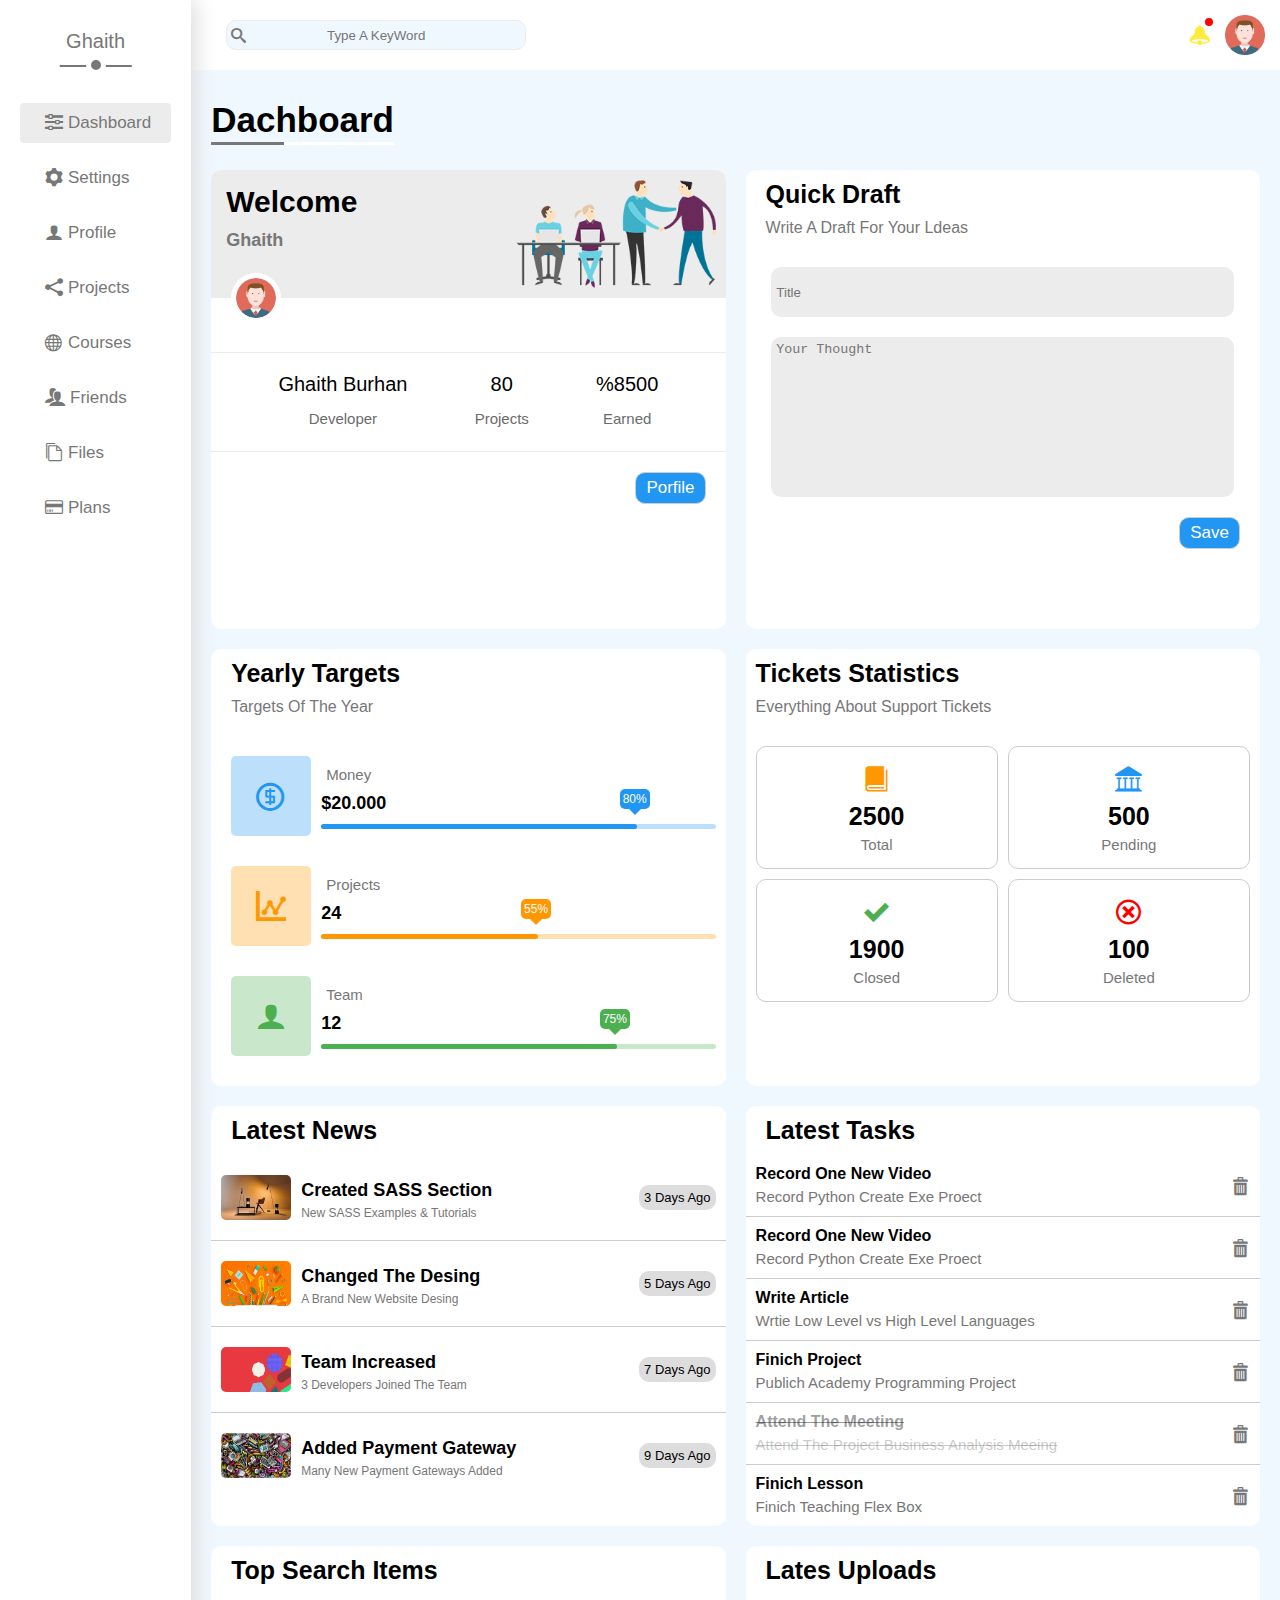
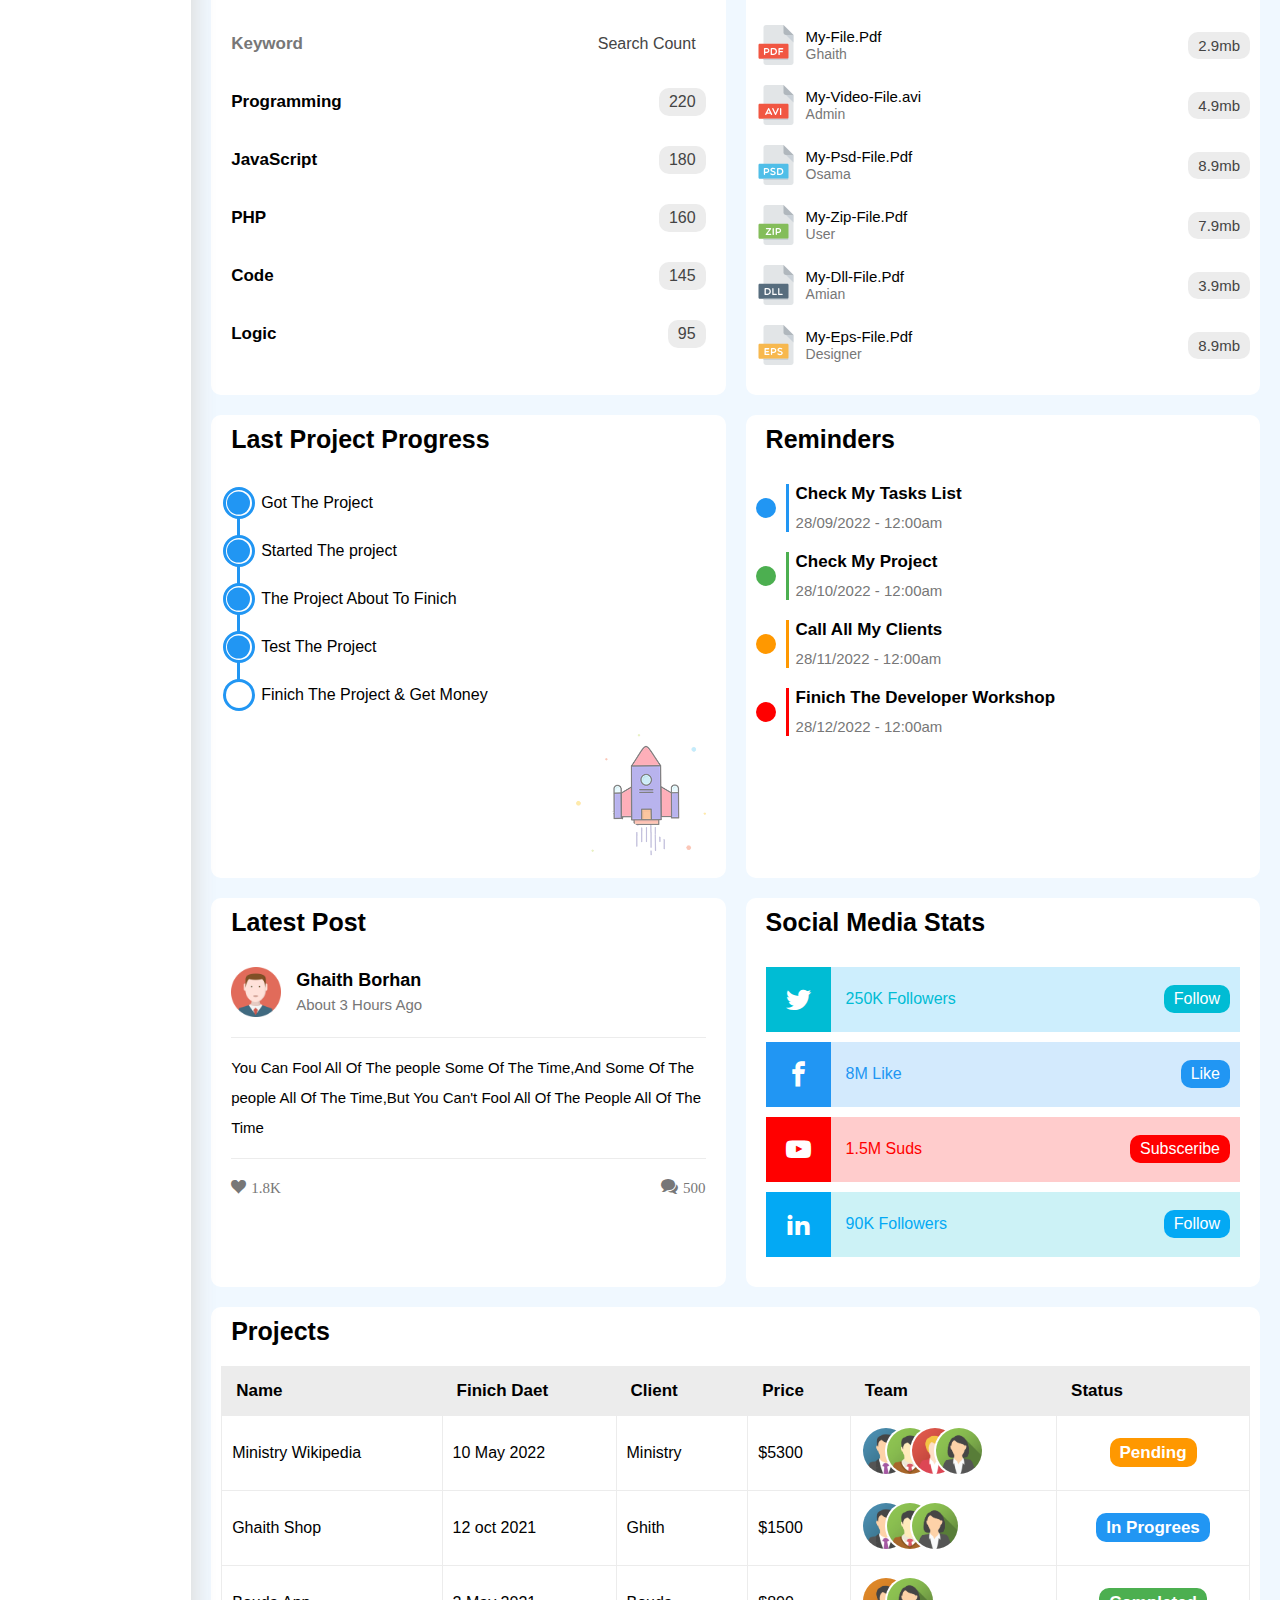
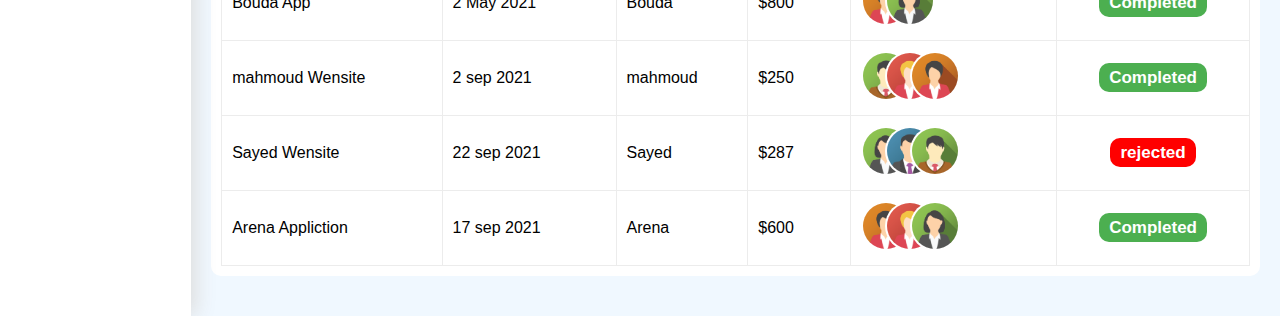
<file: index.html>
<!DOCTYPE html>
<html lang="en">

<head>
  <meta charset="UTF-8" />
  <meta http-equiv="X-UA-Compatible" content="IE=edge" />
  <meta name="viewport" content="width=device-width, initial-scale=1.0" />
  <title>Document</title>
  
  <link rel="stylesheet" href="icon/style.css" />
  <link rel="stylesheet" href="css/main.css" />
  <link rel="stylesheet" href="css/dashbord.css">
</head>

<body>
  <section>
    <div class="container">
      <p class="logo">Ghaith</p>
      <ul>
        <li class="acdash"> <a href="index.html" ><i class="icon-equalizer"></i>
            <p>Dashboard</p>
          </a></li>
        <li> <a href="settings.html"><i class="icon-cog"></i>
            <p>Settings</p>
          </a>
        </li>
        <li>
          <a href="profile.html"><i class="icon-user"></i>
            <p>Profile</p>
          </a>
        </li>
        <li>
      <a href="projects.html"><i class="icon-share2"></i>
        <p>Projects</p>
      </a>
        </li>
        <li>
      <a href="courses.html"><i class="icon-sphere"></i>
        <p>Courses</p>
      </a>
        </li>
        <li>
      <a href="friends.html"><i class="icon-users"></i>
        <p>Friends</p>
      </a>
        </li>
        <li>
      <a href="fils.html"><i class="icon-files-empty"></i>
        <p>Files</p>
      </a>
        </li>
        <li>
      <a href="plans.html"><i class="icon-credit-card"></i>
        <p>Plans</p>
      </a>
        </li>
      </ul>
    </div>
    <div class="nav">
      <div class="header">
        <div class="serch">
          <i class="icon-search"></i>
          <input type="text" placeholder="Type A KeyWord">
        </div >
        <div class="img">
          <i class="icon-bell"></i>
          <img src="images/avatar.png" alt="">
        </div>
      </div>
      <div class="dachboard">
        <h1>Dachboard</h1>
        <div class="containerr">
          <div class="box">
            <div class="welcome">
              <p>Welcome <br> <span>Ghaith</span></p>
              <img src="images/welcome.png" alt="">
            </div>
            <div class="name">
              <img src="images/avatar.png" alt="">
              <div class="user">
                <p>Ghaith Burhan <br> <span>Developer</span></p>
                <p>80 <br><span>Projects</span></p>
                <p>%8500 <br> <span>Earned</span></p>
              </div>
              <div class="put">
                <button>Porfile</button>
              </div>


            </div>
          </div>

          <div class="box">
            <p class="qu">Quick Draft</p>
            <p class="wr">Write A Draft For Your Ldeas</p>
            <div class="text">
              <input type="text" placeholder="Title">
              <textarea name="" id="" cols="30" rows="10" placeholder="Your Thought"></textarea>
            </div>
            <div class="put">
              <button>Save</button>
            </div>
          </div>
          <div class="box">
            <p class="qu">Yearly Targets</p>
            <p class="wr">Targets Of The Year</p>
            <div class="targt blue">
              <i class="icon-coin-dollar"></i>
              <div class="trg">
                <p>Money</p>
                <span>$20.000</span>
                <div class="progres">
                  <span style="width: 80%;" data-year="80%"></span>
                </div>
              </div>
            </div>
            <div class="targt orng">
              <i class="icon-stats-dots"></i>
              <div class="trg">
                <p>Projects</p>
                <span>24</span>
                <div class="progres ">
                  <span style="width: 55%; " data-year="55%"></span>
                </div>
              </div>
            </div>
            <div class="targt green">
              <i class="icon-user"></i>
              <div class="trg">
                <p>Team</p>
                <span>12</span>
                <div class="progres">
                  <span style="width: 75%;" data-year="75%"></span>
                </div>
              </div>
            </div>
          </div>
          <div class="box test">
            <p class="qu no">Tickets Statistics</p>
            <p class="wr noo">Everything About Support Tickets</p>
            <div class="main_box">
              <div class="min_box">
                <i class="icon-book"></i>
                <span>2500</span>
                <p>Total</p>
              </div>
              <div class="min_box">
                <i class="icon-library"></i>
                <span>500</span>
                <p>Pending</p>
              </div>
              <div class="min_box">
                <i class="icon-checkmark"></i>
                <span>1900</span>
                <p>Closed</p>
              </div>
              <div class="min_box">
                <i class="icon-cancel-circle"></i>
                <span>100</span>
                <p>Deleted</p>
              </div>
            </div>
          </div>
          <div class="box">
            <p class="qu">Latest News</p>
            <div class="box_main">
              <div class="box_min">
                <div class="imgs_text">
                  <img src="images/news-01.png" alt="">
                  <div class="text">
                    <p>Created SASS Section</p>
                    <span>New SASS Examples & Tutorials</span>
                  </div>
                </div>
                <div class="days">
                  <p>3 Days Ago</p>
                </div>
              </div>
            </div>
            <div class="box_main">
              <div class="box_min">
                <div class="imgs_text">
                  <img src="images/news-02.png" alt="">
                  <div class="text">
                    <p>Changed The Desing</p>
                    <span>A Brand New Website Desing</span>
                  </div>
                </div>
                <div class="days">
                  <p>5 Days Ago</p>
                </div>
              </div>
            </div>
            <div class="box_main">
              <div class="box_min">
                <div class="imgs_text">
                  <img src="images/news-03.png" alt="">
                  <div class="text">
                    <p>Team Increased</p>
                    <span>3 Developers Joined The Team</span>
                  </div>
                </div>
                <div class="days">
                  <p>7 Days Ago</p>
                </div>
              </div>
            </div>
            <div class="box_main">
              <div class="box_min">
                <div class="imgs_text">
                  <img src="images/news-04.png" alt="">
                  <div class="text">
                    <p>Added Payment Gateway</p>
                    <span>Many New Payment Gateways Added</span>
                  </div>
                </div>
                <div class="days">
                  <p>9 Days Ago</p>
                </div>
              </div>
            </div>
          </div>
          <div class="box">
            <p class="qu">Latest Tasks</p>
            <div class="tasks">
              <div class="task">
                <div>
                  <p>Record One New Video</p>
                  <span>Record Python Create Exe Proect</span>
                </div>


                <i class="icon-bin"></i>
              </div>
              <div class="task">

                <div>
                  <p>Record One New Video</p>
                  <span>Record Python Create Exe Proect</span>
                </div>

                <i class="icon-bin"></i>

              </div>
              <div class="task">

                <div>
                  <p>Write Article</p>
                  <span>Wrtie Low Level vs High Level Languages</span>
                </div>

                <i class="icon-bin"></i>

              </div>
              <div class="task ">
                <div>

                  <p>Finich Project</p>
                  <span>Publich Academy Programming Project</span>
                </div>

                <i class="icon-bin"></i>

              </div>
              <div class="task">

                <div>
                  <p class="black">Attend The Meeting</p>
                  <span class="bla">Attend The Project Business Analysis Meeing</span>
                </div>

                <i class="icon-bin"></i>

              </div>
              <div class="task">

                <div>
                  <p>Finich Lesson</p>
                  <span>Finich Teaching Flex Box</span>
                </div>

                <i class="icon-bin"></i>

              </div>

            </div>
          </div>
          <div class="box">
            <p class="qu">Top Search Items</p>
            <div class="box_main">
              <div class="box_minn min">
                <p>Keyword</p>
                <span>Search Count</span>
              </div>
              <div class="box_minn">
                <p>Programming</p>
                <span>220</span>
              </div>
              <div class="box_minn">
                <p>JavaScript</p>
                <span>180</span>
              </div>
              <div class="box_minn">
                <p>PHP</p>
                <span>160</span>
              </div>
              <div class="box_minn">
                <p>Code</p>
                <span>145</span>
              </div>

              <div class="box_minn">
                <p>Logic</p>
                <span>95</span>
              </div>
            </div>
          </div>
          <div class="box">
            <p class="qu">Lates Uploads</p>
            <div class="box_main">
              <div class="content">

                <div class="text">
                  <img src="images/pdf.svg" alt="">
                  <div class="text_min">
                    <p>My-File.Pdf</p>
                    <span>Ghaith</span>
                  </div>
                </div>
                <h4>2.9mb</h4>
              </div>
              <div class="content">
                <div class="text">
                  <img src="images/avi.svg" alt="">
                  <div class="text_min">
                    <p>My-Video-File.avi</p>
                    <span>Admin</span>
                  </div>
                </div>
                <h4>4.9mb</h4>
              </div>
              <div class="content">

                <div class="text">
                  <img src="images/psd.svg" alt="">
                  <div class="text_min">
                    <p>My-Psd-File.Pdf</p>
                    <span>Osama</span>
                  </div>
                </div>
                <h4>8.9mb</h4>
              </div>
              <div class="content">

                <div class="text">
                  <img src="images/zip.svg" alt="">
                  <div class="text_min">
                    <p>My-Zip-File.Pdf</p>
                    <span>User</span>
                  </div>
                </div>
                <h4>7.9mb</h4>
              </div>
              <div class="content">

                <div class="text">
                  <img src="images/dll.svg" alt="">
                  <div class="text_min">
                    <p>My-Dll-File.Pdf</p>
                    <span>Amian</span>
                  </div>
                </div>
                <h4>3.9mb</h4>
              </div>

              <div class="content">

                <div class="text">
                  <img src="images/eps.svg" alt="">
                  <div class="text_min">
                    <p>My-Eps-File.Pdf</p>
                    <span>Designer</span>
                  </div>
                </div>
                <h4>8.9mb</h4>
              </div>
            </div>
          </div>
          <div class="box">
            <p class="qu">Last Project Progress</p>
            <div class="last">
              <div class="var">
                <p>Got The Project</p>
                <p>Started The project</p>
                <p>The Project About To Finich</p>
                <p class="test1">Test The Project</p>
                <p class="test2">Finich The Project & Get Money</p>
              </div>
              <div class="imgpro">
                <img src="images/project.png" alt="">
              </div>
            </div>
          </div>
          <div class="box">
            <p class="qu">Reminders</p>
            <div class="remin">
              <div class="rem r1">
                <p>Check My Tasks List</p>
                <span>28/09/2022 - 12:00am</span>
              </div>
              <div class="rem r2">
                <p>Check My Project</p>
                <span>28/10/2022 - 12:00am</span>
              </div>
              <div class="rem r3">
                <p>Call All My Clients</p>
                <span>28/11/2022 - 12:00am</span>
              </div>
              <div class="rem r4">
                <p>Finich The Developer Workshop</p>
                <span>28/12/2022 - 12:00am</span>
              </div>
            </div>
          </div>
          <div class="box">
            <p class="qu">Latest Post</p>
            <div class="post_main">
              <div class="post">
                <img src="images/avatar.png" alt="">
                <div class="post_text">
                  <p>Ghaith Borhan</p>
                  <span>About 3 Hours Ago</span>
                </div>
              </div>
              <p class="text_cont">You Can Fool All Of The people Some Of The Time,And Some Of The people All Of The
                Time,But You Can't Fool All Of The People All Of The Time</p>
              <div class="post_icon">
                <div class="icon-post">
                  <i class="icon-heart"></i>
                  <span>1.8K</span>
                </div>
                <div class="icon-post">
                  <i class="icon-bubbles2"></i>
                  <span>500</span>
                </div>
              </div>
            </div>
          </div>
          <div class="box">
            <p class="qu">Social Media Stats</p>
            <div class="media">
              <div class="med">
                <div class="med_icon">
                  <i class="icon-twitter"></i>
                  <p>250K Followers</p>
                </div>
                <span>Follow</span>
              </div>
              <div class="med">
                <div class="med_icon">
                  <i class="icon-facebook"></i>
                  <p>8M Like</p>
                </div>
                <span>Like</span>
              </div>
              <div class="med">
                <div class="med_icon">
                  <i class="icon-youtube"></i>
                  <p>1.5M Suds</p>
                </div>
                <span>Subsceribe</span>
              </div>
              <div class="med">
                <div class="med_icon">
                  <i class="icon-linkedin2"></i>
                  <p>90K Followers</p>
                </div>
                <span>Follow</span>
              </div>
            </div>
          </div>
        </div>
        <div class="tibl">
          <p class="qu">Projects</p>
          <table>
            <thead>
              <tr>
                <td>Name</td>
                <td>Finich Daet</td>
                <td>Client</td>
                <td>Price</td>
                <td>Team</td>
                <td>Status</td>
              </tr>
            </thead>
            <tbody>
              <tr>
                <td>Ministry Wikipedia</td>
                <td>10 May 2022</td>
                <td>Ministry</td>
                <td>$5300</td>
                <td>
                  <img src="images/team-01.png" alt="">
                  <img src="images/team-03.png" alt="">
                  <img src="images/team-05.png" alt="">
                  <img src="images/team-02.png" alt="">
                </td>
                <td class="ta orang"><span>Pending</span> </td>
              </tr>
              <tr>
                <td>Ghaith Shop</td>
                <td>12 oct 2021</td>
                <td>Ghith</td>
                <td>$1500</td>
                <td>
                  <img src="images/team-01.png" alt="">
                  <img src="images/team-03.png" alt="">
                  <img src="images/team-02.png" alt="">
                </td>
                <td class="ta blue"><span>In Progrees</span> </td>
              </tr>
              <tr>
                <td>Bouda App</td>
                <td>2 May 2021</td>
                <td>Bouda</td>
                <td>$800</td>
                <td>
                  <img src="images/team-04.png" alt="">
                  <img src="images/team-02.png" alt="">
                </td>
                <td class="ta green"><span>Completed</span> </td>
              </tr>
              <tr>
                <td>mahmoud Wensite</td>
                <td>2 sep 2021</td>
                <td>mahmoud</td>
                <td>$250</td>
                <td>
                  <img src="images/team-03.png" alt="">
                  <img src="images/team-05.png" alt="">
                  <img src="images/team-04.png" alt="">
                </td>
                <td class="ta green"><span>Completed</span> </td>
              </tr>
              <tr>
                <td>Sayed Wensite</td>
                <td>22 sep 2021</td>
                <td>Sayed</td>
                <td>$287</td>
                <td>
                  <img src="images/team-02.png" alt="">
                  <img src="images/team-01.png" alt="">
                  <img src="images/team-03.png" alt="">
                </td>
                <td class="ta red"><span>rejected</span> </td>
              </tr>
              <tr>
                <td>Arena Appliction</td>
                <td>17 sep 2021</td>
                <td>Arena</td>
                <td>$600</td>
                <td>
                  <img src="images/team-04.png" alt="">
                  <img src="images/team-05.png" alt="">
                  <img src="images/team-02.png" alt="">
                </td>
                <td class="ta green"><span>Completed</span> </td>
              </tr>
            </tbody>
          </table>
        </div>
  </section>

</body>

</html>
</file>
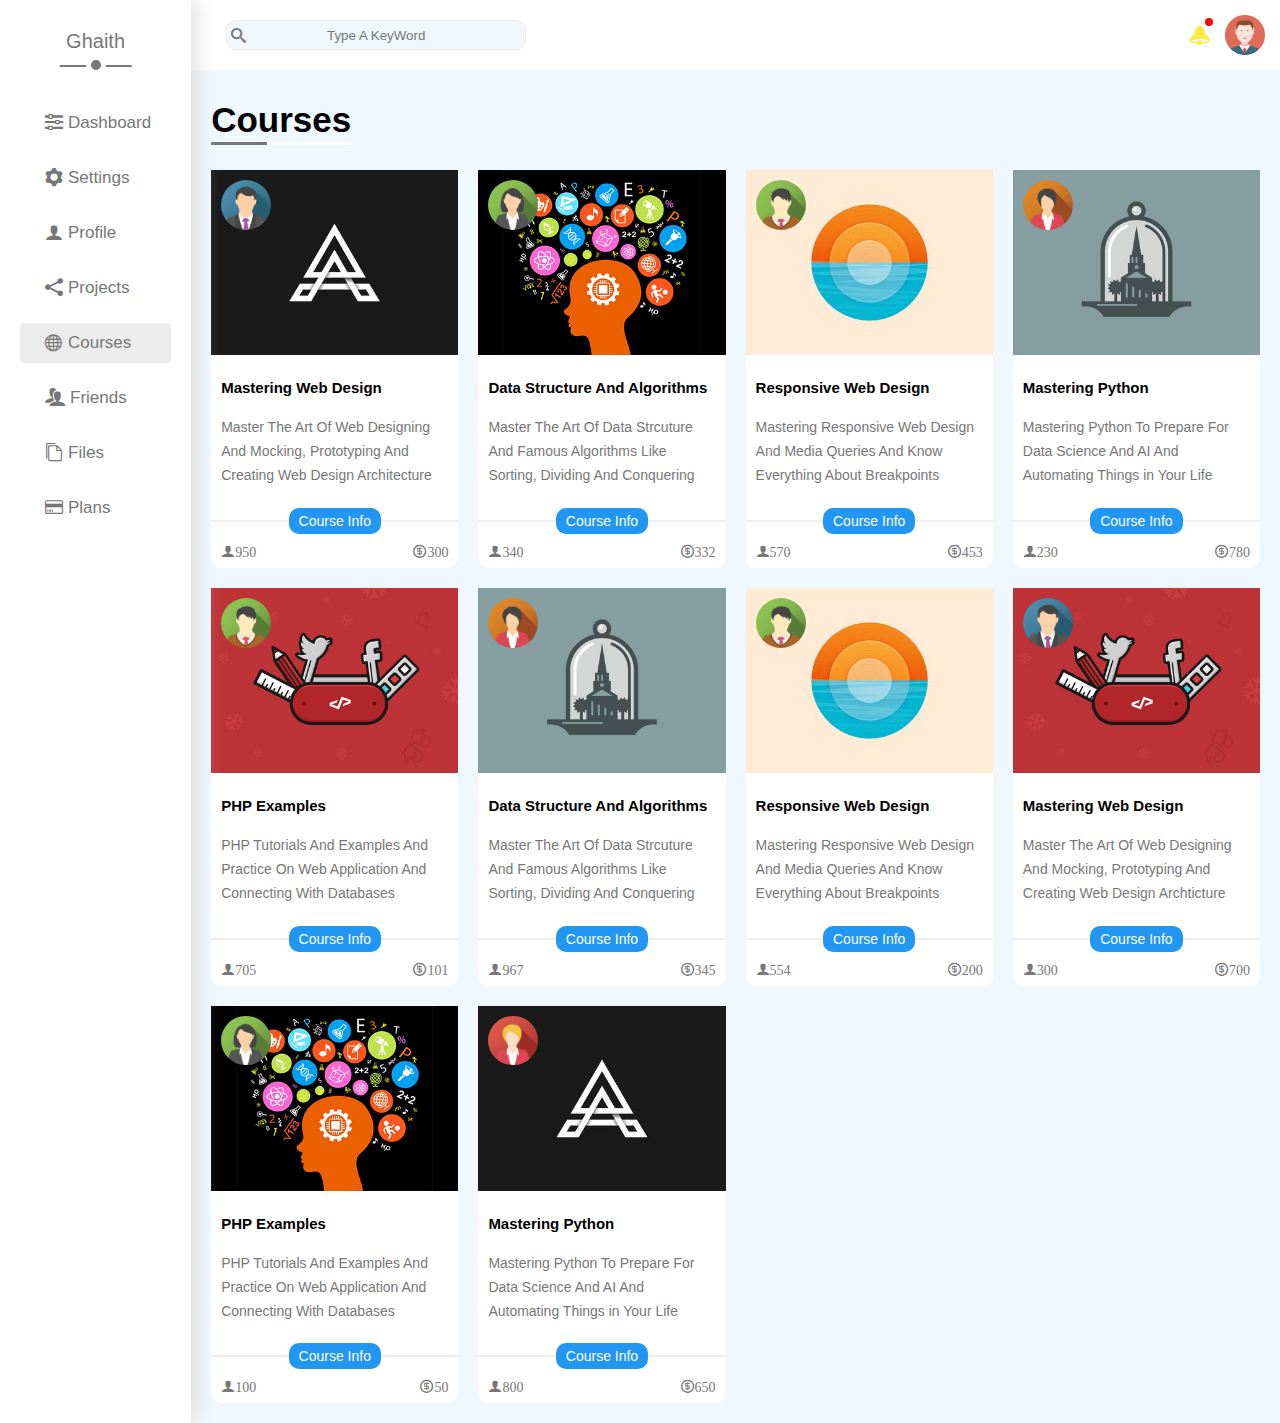
<file: courses.html>
<!DOCTYPE html>
<html lang="en">

<head>
  <meta charset="UTF-8">
  <meta http-equiv="X-UA-Compatible" content="IE=edge">
  <meta name="viewport" content="width=device-width, initial-scale=1.0">
  <title>courses</title>
  <link rel="stylesheet" href="css/courses.css">
  <link rel="stylesheet" href="css/main.css">
  <link rel="stylesheet" href="icon/style.css">
</head>

<body>
  <section>
    <div class="container">
      <p class="logo">Ghaith</p>
      <ul>
        <li> <a href="index.html" ><i class="icon-equalizer"></i>
            <p>Dashboard</p>
          </a></li>
        <li> <a href="settings.html"><i class="icon-cog"></i>
            <p>Settings</p>
          </a>
        </li>
        <li>
          <a href="profile.html"><i class="icon-user"></i>
            <p>Profile</p>
          </a>
        </li>
        <li>
      <a href="projects.html"><i class="icon-share2"></i>
        <p>Projects</p>
      </a>
        </li>
        <li class="accours">
      <a href="courses.html"><i class="icon-sphere"></i>
        <p>Courses</p>
      </a>
        </li>
        <li>
      <a href="friends.html"><i class="icon-users"></i>
        <p>Friends</p>
      </a>
        </li>
        <li>
      <a href="fils.html"><i class="icon-files-empty"></i>
        <p>Files</p>
      </a>
        </li>
        <li>
      <a href="plans.html"><i class="icon-credit-card"></i>
        <p>Plans</p>
      </a>
        </li>
      </ul>
    </div>
    <div class="nav">
      <div class="header">
        <div class="serch">
          <i class="icon-search"></i>
          <input type="text" placeholder="Type A KeyWord">
        </div class="serch">
        <div class="img">
          <i class="icon-bell"></i>
          <img src="images/avatar.png" alt="">
        </div>
      </div>
      <div class="courses">
        <h1>Courses</h1>
        <div class="containeres">
          <div class="box">
            <img src="images/course-01.jpg" alt="">
            <h4>Mastering Web Design</h4>
            <p>Master The Art Of Web Designing And Mocking, Prototyping And Creating Web Design Architecture</p>
            <div class="test">
              <span>Course Info</span>
            </div>
            <div class="icon">
              <i class="icon-user">950</i>
              <i class="icon-coin-dollar">300</i>
              <img src="images/team-01.png" alt="">
            </div>
          </div>
          <div class="box">
            <img src="images/course-02.jpg" alt="">
            <h4>Data Structure And Algorithms</h4>
            <p>Master The Art Of Data Strcuture And Famous Algorithms Like Sorting, Dividing And Conquering</p>
            <div class="test">
              <span>Course Info</span>
            </div>
            <div class="icon">
              <i class="icon-user">340</i>
              <i class="icon-coin-dollar">332</i>
              <img src="images/team-02.png" alt="">
            </div>
          </div>
          <div class="box">
            <img src="images/course-03.jpg" alt="">
            <h4>Responsive Web Design</h4>
            <p>Mastering Responsive Web Design And Media Queries And Know Everything About Breakpoints</p>
            <div class="test">
              <span>Course Info</span>
            </div>
            <div class="icon">
              <i class="icon-user">570</i>
              <i class="icon-coin-dollar">453</i>
              <img src="images/team-03.png" alt="">
            </div>
          </div>
          <div class="box">
            <img src="images/course-04.jpg" alt="">
            <h4>Mastering Python</h4>
            <p>Mastering Python To Prepare For Data Science And AI And Automating Things in Your Life</p>
            <div class="test">
              <span>Course Info</span>
            </div>
            <div class="icon">
              <i class="icon-user">230</i>
              <i class="icon-coin-dollar">780</i>
              <img src="images/team-04.png" alt="">
            </div>
          </div>
          <div class="box">
            <img src="images/course-05.jpg" alt="">
            <h4>PHP Examples</h4>
            <p>PHP Tutorials And Examples And Practice On Web Application And Connecting With Databases</p>
            <div class="test">
              <span>Course Info</span>
            </div>
            <div class="icon">
              <i class="icon-user">705</i>
              <i class="icon-coin-dollar">101</i>
              <img src="images/team-03.png" alt="">
            </div>
          </div>
          <div class="box">
            <img src="images/course-04.jpg" alt="">
            <h4>Data Structure And Algorithms</h4>
            <p>Master The Art Of Data Strcuture And Famous Algorithms Like Sorting, Dividing And Conquering</p>
            <div class="test">
              <span>Course Info</span>
            </div>
            <div class="icon">
              <i class="icon-user">967</i>
              <i class="icon-coin-dollar">345</i>
              <img src="images/team-04.png" alt="">
            </div>
          </div>
          <div class="box">
            <img src="images/course-03.jpg" alt="">
            <h4>Responsive Web Design</h4>
            <p>Mastering Responsive Web Design And Media Queries And Know Everything About Breakpoints</p>
            <div class="test">
              <span>Course Info</span>
            </div>
            <div class="icon">
              <i class="icon-user">554</i>
              <i class="icon-coin-dollar">200</i>
              <img src="images/team-03.png" alt="">
            </div>
          </div>
          <div class="box">
            <img src="images/course-05.jpg" alt="">
            <h4>Mastering Web Design</h4>
            <p>Master The Art Of Web Designing And Mocking, Prototyping And Creating Web Design Archticture</p>
            <div class="test">
              <span>Course Info</span>
            </div>
            <div class="icon">
              <i class="icon-user">300</i>
              <i class="icon-coin-dollar">700</i>
              <img src="images/team-01.png" alt="">
            </div>
          </div>
          <div class="box">
            <img src="images/course-02.jpg" alt="">
            <h4>PHP Examples</h4>
            <p>PHP Tutorials And Examples And Practice On Web Application And Connecting With Databases</p>
            <div class="test">
              <span>Course Info</span>
            </div>
            <div class="icon">
              <i class="icon-user">100</i>
              <i class="icon-coin-dollar">50</i>
              <img src="images/team-02.png" alt="">
            </div>
          </div>
          <div class="box">
            <img src="images/course-01.jpg" alt="">
            <h4>Mastering Python</h4>
            <p>Mastering Python To Prepare For Data Science And AI And Automating Things in Your Life</p>
            <div class="test">
              <span>Course Info</span>
            </div>
            <div class="icon">
              <i class="icon-user">800</i>
              <i class="icon-coin-dollar">650</i>
              <img src="images/team-05.png" alt="">
            </div>
          </div>
        </div>
      </div>
  </section>
</body>

</html>
</file>
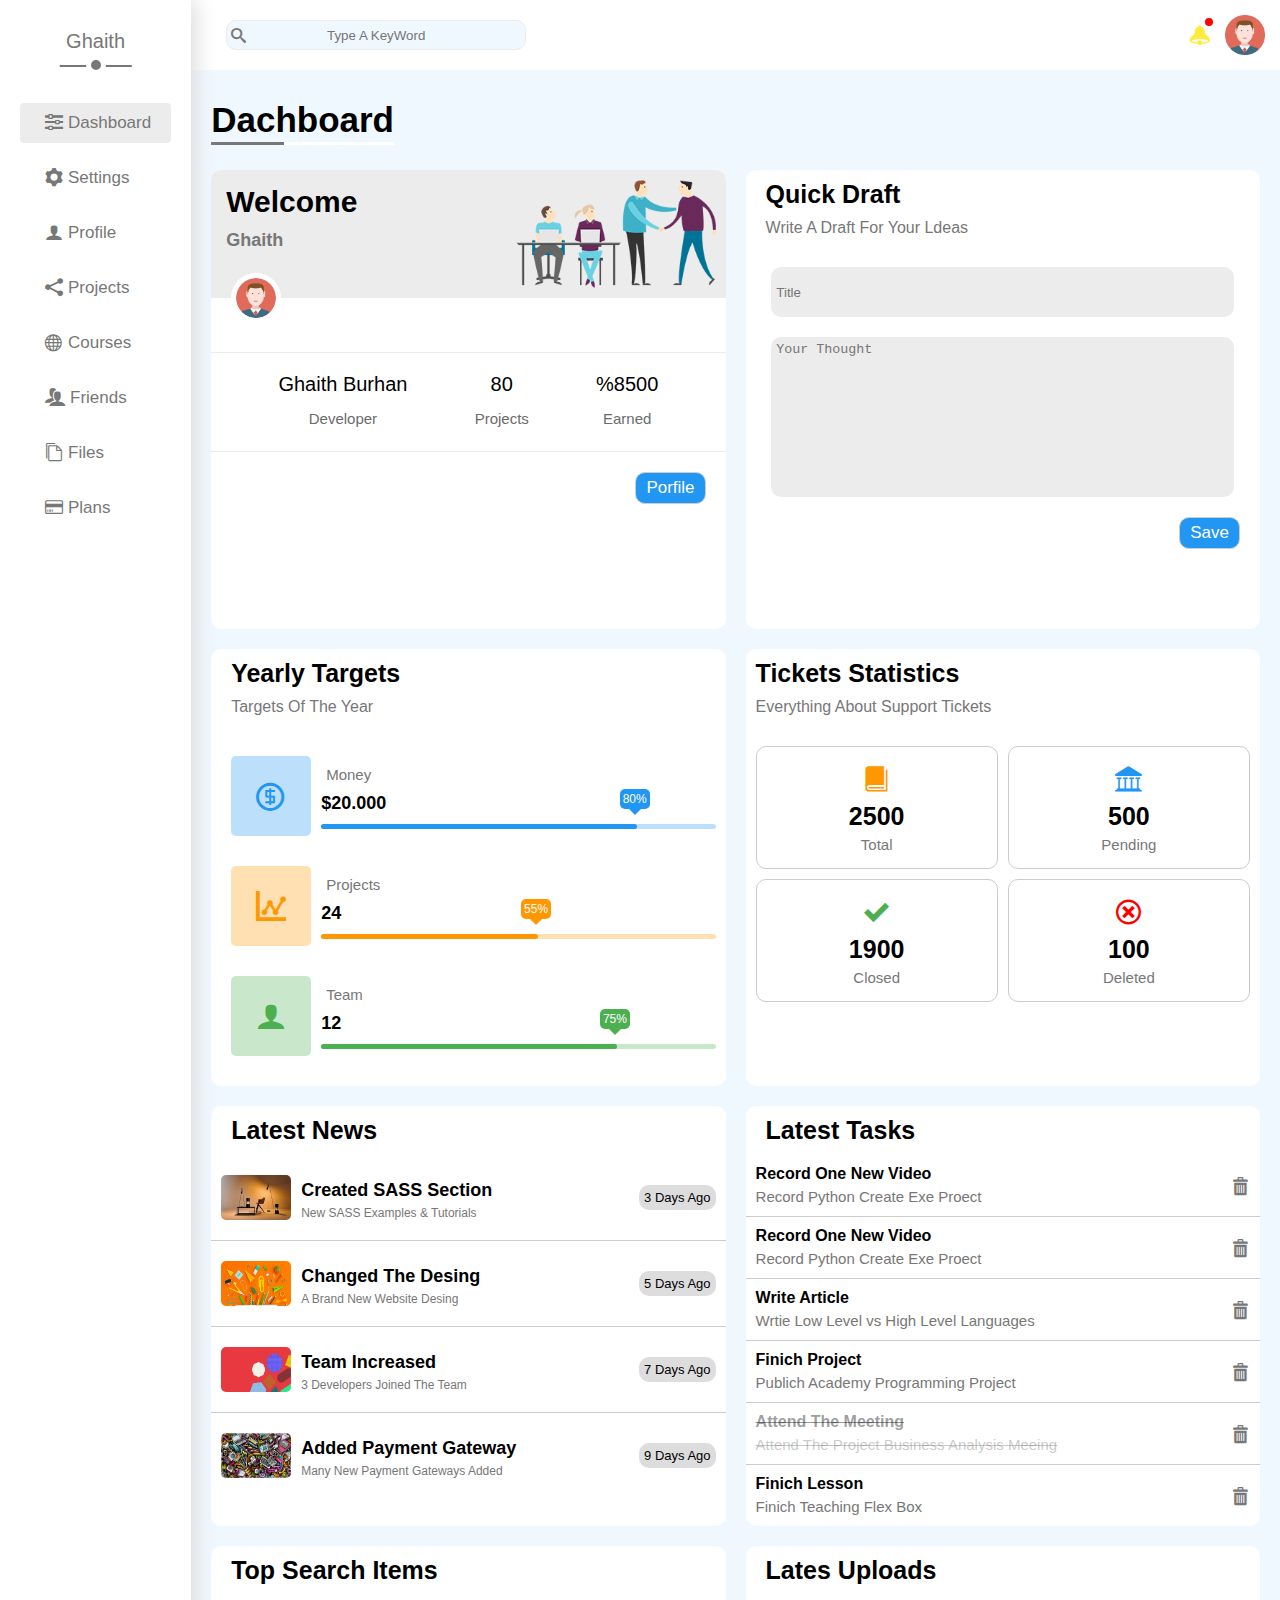
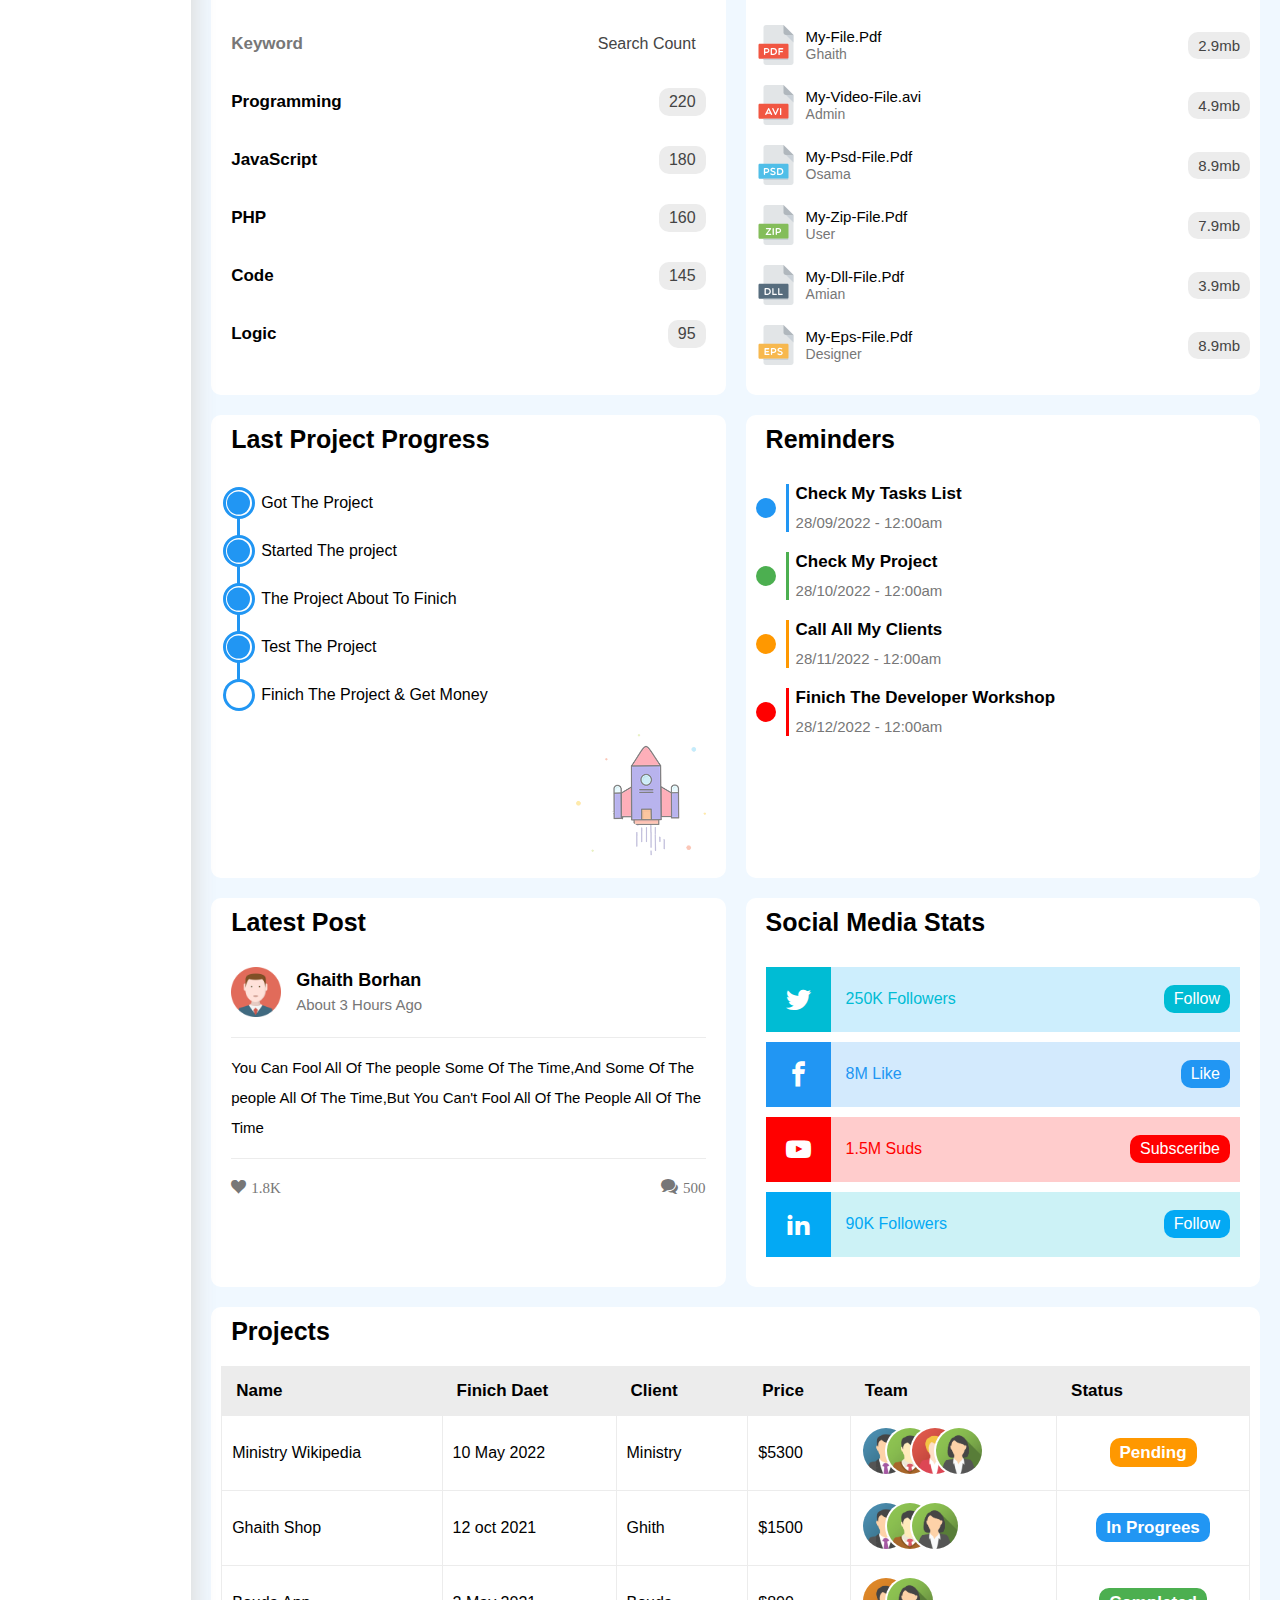
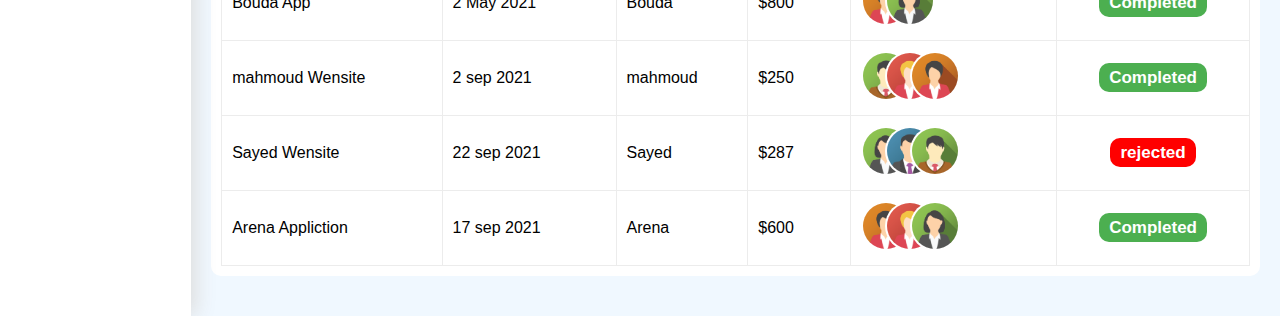
<file: dashbord.html>
<!DOCTYPE html>
<html lang="en">

<head>
  <meta charset="UTF-8" />
  <meta http-equiv="X-UA-Compatible" content="IE=edge" />
  <meta name="viewport" content="width=device-width, initial-scale=1.0" />
  <title>Document</title>
  
  <link rel="stylesheet" href="icon/style.css" />
  <link rel="stylesheet" href="css/main.css" />
  <link rel="stylesheet" href="css/dashbord.css">
</head>

<body>
  <section>
    <div class="container">
      <p class="logo">Ghaith</p>
      <ul>
        <li class="acdash"> <a href="dashbord.html" ><i class="icon-equalizer"></i>
            <p>Dashboard</p>
          </a></li>
        <li> <a href="settings.html"><i class="icon-cog"></i>
            <p>Settings</p>
          </a>
        </li>
        <li>
          <a href="profile.html"><i class="icon-user"></i>
            <p>Profile</p>
          </a>
        </li>
        <li>
      <a href="projects.html"><i class="icon-share2"></i>
        <p>Projects</p>
      </a>
        </li>
        <li>
      <a href="courses.html"><i class="icon-sphere"></i>
        <p>Courses</p>
      </a>
        </li>
        <li>
      <a href="friends.html"><i class="icon-users"></i>
        <p>Friends</p>
      </a>
        </li>
        <li>
      <a href="fils.html"><i class="icon-files-empty"></i>
        <p>Files</p>
      </a>
        </li>
        <li>
      <a href="plans.html"><i class="icon-credit-card"></i>
        <p>Plans</p>
      </a>
        </li>
      </ul>
    </div>
    <div class="nav">
      <div class="header">
        <div class="serch">
          <i class="icon-search"></i>
          <input type="text" placeholder="Type A KeyWord">
        </div >
        <div class="img">
          <i class="icon-bell"></i>
          <img src="images/avatar.png" alt="">
        </div>
      </div>
      <div class="dachboard">
        <h1>Dachboard</h1>
        <div class="containerr">
          <div class="box">
            <div class="welcome">
              <p>Welcome <br> <span>Ghaith</span></p>
              <img src="images/welcome.png" alt="">
            </div>
            <div class="name">
              <img src="images/avatar.png" alt="">
              <div class="user">
                <p>Ghaith Burhan <br> <span>Developer</span></p>
                <p>80 <br><span>Projects</span></p>
                <p>%8500 <br> <span>Earned</span></p>
              </div>
              <div class="put">
                <button>Porfile</button>
              </div>


            </div>
          </div>

          <div class="box">
            <p class="qu">Quick Draft</p>
            <p class="wr">Write A Draft For Your Ldeas</p>
            <div class="text">
              <input type="text" placeholder="Title">
              <textarea name="" id="" cols="30" rows="10" placeholder="Your Thought"></textarea>
            </div>
            <div class="put">
              <button>Save</button>
            </div>
          </div>
          <div class="box">
            <p class="qu">Yearly Targets</p>
            <p class="wr">Targets Of The Year</p>
            <div class="targt blue">
              <i class="icon-coin-dollar"></i>
              <div class="trg">
                <p>Money</p>
                <span>$20.000</span>
                <div class="progres">
                  <span style="width: 80%;" data-year="80%"></span>
                </div>
              </div>
            </div>
            <div class="targt orng">
              <i class="icon-stats-dots"></i>
              <div class="trg">
                <p>Projects</p>
                <span>24</span>
                <div class="progres ">
                  <span style="width: 55%; " data-year="55%"></span>
                </div>
              </div>
            </div>
            <div class="targt green">
              <i class="icon-user"></i>
              <div class="trg">
                <p>Team</p>
                <span>12</span>
                <div class="progres">
                  <span style="width: 75%;" data-year="75%"></span>
                </div>
              </div>
            </div>
          </div>
          <div class="box test">
            <p class="qu no">Tickets Statistics</p>
            <p class="wr noo">Everything About Support Tickets</p>
            <div class="main_box">
              <div class="min_box">
                <i class="icon-book"></i>
                <span>2500</span>
                <p>Total</p>
              </div>
              <div class="min_box">
                <i class="icon-library"></i>
                <span>500</span>
                <p>Pending</p>
              </div>
              <div class="min_box">
                <i class="icon-checkmark"></i>
                <span>1900</span>
                <p>Closed</p>
              </div>
              <div class="min_box">
                <i class="icon-cancel-circle"></i>
                <span>100</span>
                <p>Deleted</p>
              </div>
            </div>
          </div>
          <div class="box">
            <p class="qu">Latest News</p>
            <div class="box_main">
              <div class="box_min">
                <div class="imgs_text">
                  <img src="images/news-01.png" alt="">
                  <div class="text">
                    <p>Created SASS Section</p>
                    <span>New SASS Examples & Tutorials</span>
                  </div>
                </div>
                <div class="days">
                  <p>3 Days Ago</p>
                </div>
              </div>
            </div>
            <div class="box_main">
              <div class="box_min">
                <div class="imgs_text">
                  <img src="images/news-02.png" alt="">
                  <div class="text">
                    <p>Changed The Desing</p>
                    <span>A Brand New Website Desing</span>
                  </div>
                </div>
                <div class="days">
                  <p>5 Days Ago</p>
                </div>
              </div>
            </div>
            <div class="box_main">
              <div class="box_min">
                <div class="imgs_text">
                  <img src="images/news-03.png" alt="">
                  <div class="text">
                    <p>Team Increased</p>
                    <span>3 Developers Joined The Team</span>
                  </div>
                </div>
                <div class="days">
                  <p>7 Days Ago</p>
                </div>
              </div>
            </div>
            <div class="box_main">
              <div class="box_min">
                <div class="imgs_text">
                  <img src="images/news-04.png" alt="">
                  <div class="text">
                    <p>Added Payment Gateway</p>
                    <span>Many New Payment Gateways Added</span>
                  </div>
                </div>
                <div class="days">
                  <p>9 Days Ago</p>
                </div>
              </div>
            </div>
          </div>
          <div class="box">
            <p class="qu">Latest Tasks</p>
            <div class="tasks">
              <div class="task">
                <div>
                  <p>Record One New Video</p>
                  <span>Record Python Create Exe Proect</span>
                </div>


                <i class="icon-bin"></i>
              </div>
              <div class="task">

                <div>
                  <p>Record One New Video</p>
                  <span>Record Python Create Exe Proect</span>
                </div>

                <i class="icon-bin"></i>

              </div>
              <div class="task">

                <div>
                  <p>Write Article</p>
                  <span>Wrtie Low Level vs High Level Languages</span>
                </div>

                <i class="icon-bin"></i>

              </div>
              <div class="task ">
                <div>

                  <p>Finich Project</p>
                  <span>Publich Academy Programming Project</span>
                </div>

                <i class="icon-bin"></i>

              </div>
              <div class="task">

                <div>
                  <p class="black">Attend The Meeting</p>
                  <span class="bla">Attend The Project Business Analysis Meeing</span>
                </div>

                <i class="icon-bin"></i>

              </div>
              <div class="task">

                <div>
                  <p>Finich Lesson</p>
                  <span>Finich Teaching Flex Box</span>
                </div>

                <i class="icon-bin"></i>

              </div>

            </div>
          </div>
          <div class="box">
            <p class="qu">Top Search Items</p>
            <div class="box_main">
              <div class="box_minn min">
                <p>Keyword</p>
                <span>Search Count</span>
              </div>
              <div class="box_minn">
                <p>Programming</p>
                <span>220</span>
              </div>
              <div class="box_minn">
                <p>JavaScript</p>
                <span>180</span>
              </div>
              <div class="box_minn">
                <p>PHP</p>
                <span>160</span>
              </div>
              <div class="box_minn">
                <p>Code</p>
                <span>145</span>
              </div>

              <div class="box_minn">
                <p>Logic</p>
                <span>95</span>
              </div>
            </div>
          </div>
          <div class="box">
            <p class="qu">Lates Uploads</p>
            <div class="box_main">
              <div class="content">

                <div class="text">
                  <img src="images/pdf.svg" alt="">
                  <div class="text_min">
                    <p>My-File.Pdf</p>
                    <span>Ghaith</span>
                  </div>
                </div>
                <h4>2.9mb</h4>
              </div>
              <div class="content">
                <div class="text">
                  <img src="images/avi.svg" alt="">
                  <div class="text_min">
                    <p>My-Video-File.avi</p>
                    <span>Admin</span>
                  </div>
                </div>
                <h4>4.9mb</h4>
              </div>
              <div class="content">

                <div class="text">
                  <img src="images/psd.svg" alt="">
                  <div class="text_min">
                    <p>My-Psd-File.Pdf</p>
                    <span>Osama</span>
                  </div>
                </div>
                <h4>8.9mb</h4>
              </div>
              <div class="content">

                <div class="text">
                  <img src="images/zip.svg" alt="">
                  <div class="text_min">
                    <p>My-Zip-File.Pdf</p>
                    <span>User</span>
                  </div>
                </div>
                <h4>7.9mb</h4>
              </div>
              <div class="content">

                <div class="text">
                  <img src="images/dll.svg" alt="">
                  <div class="text_min">
                    <p>My-Dll-File.Pdf</p>
                    <span>Amian</span>
                  </div>
                </div>
                <h4>3.9mb</h4>
              </div>

              <div class="content">

                <div class="text">
                  <img src="images/eps.svg" alt="">
                  <div class="text_min">
                    <p>My-Eps-File.Pdf</p>
                    <span>Designer</span>
                  </div>
                </div>
                <h4>8.9mb</h4>
              </div>
            </div>
          </div>
          <div class="box">
            <p class="qu">Last Project Progress</p>
            <div class="last">
              <div class="var">
                <p>Got The Project</p>
                <p>Started The project</p>
                <p>The Project About To Finich</p>
                <p class="test1">Test The Project</p>
                <p class="test2">Finich The Project & Get Money</p>
              </div>
              <div class="imgpro">
                <img src="images/project.png" alt="">
              </div>
            </div>
          </div>
          <div class="box">
            <p class="qu">Reminders</p>
            <div class="remin">
              <div class="rem r1">
                <p>Check My Tasks List</p>
                <span>28/09/2022 - 12:00am</span>
              </div>
              <div class="rem r2">
                <p>Check My Project</p>
                <span>28/10/2022 - 12:00am</span>
              </div>
              <div class="rem r3">
                <p>Call All My Clients</p>
                <span>28/11/2022 - 12:00am</span>
              </div>
              <div class="rem r4">
                <p>Finich The Developer Workshop</p>
                <span>28/12/2022 - 12:00am</span>
              </div>
            </div>
          </div>
          <div class="box">
            <p class="qu">Latest Post</p>
            <div class="post_main">
              <div class="post">
                <img src="images/avatar.png" alt="">
                <div class="post_text">
                  <p>Ghaith Borhan</p>
                  <span>About 3 Hours Ago</span>
                </div>
              </div>
              <p class="text_cont">You Can Fool All Of The people Some Of The Time,And Some Of The people All Of The
                Time,But You Can't Fool All Of The People All Of The Time</p>
              <div class="post_icon">
                <div class="icon-post">
                  <i class="icon-heart"></i>
                  <span>1.8K</span>
                </div>
                <div class="icon-post">
                  <i class="icon-bubbles2"></i>
                  <span>500</span>
                </div>
              </div>
            </div>
          </div>
          <div class="box">
            <p class="qu">Social Media Stats</p>
            <div class="media">
              <div class="med">
                <div class="med_icon">
                  <i class="icon-twitter"></i>
                  <p>250K Followers</p>
                </div>
                <span>Follow</span>
              </div>
              <div class="med">
                <div class="med_icon">
                  <i class="icon-facebook"></i>
                  <p>8M Like</p>
                </div>
                <span>Like</span>
              </div>
              <div class="med">
                <div class="med_icon">
                  <i class="icon-youtube"></i>
                  <p>1.5M Suds</p>
                </div>
                <span>Subsceribe</span>
              </div>
              <div class="med">
                <div class="med_icon">
                  <i class="icon-linkedin2"></i>
                  <p>90K Followers</p>
                </div>
                <span>Follow</span>
              </div>
            </div>
          </div>
        </div>
        <div class="tibl">
          <p class="qu">Projects</p>
          <table>
            <thead>
              <tr>
                <td>Name</td>
                <td>Finich Daet</td>
                <td>Client</td>
                <td>Price</td>
                <td>Team</td>
                <td>Status</td>
              </tr>
            </thead>
            <tbody>
              <tr>
                <td>Ministry Wikipedia</td>
                <td>10 May 2022</td>
                <td>Ministry</td>
                <td>$5300</td>
                <td>
                  <img src="images/team-01.png" alt="">
                  <img src="images/team-03.png" alt="">
                  <img src="images/team-05.png" alt="">
                  <img src="images/team-02.png" alt="">
                </td>
                <td class="ta orang"><span>Pending</span> </td>
              </tr>
              <tr>
                <td>Ghaith Shop</td>
                <td>12 oct 2021</td>
                <td>Ghith</td>
                <td>$1500</td>
                <td>
                  <img src="images/team-01.png" alt="">
                  <img src="images/team-03.png" alt="">
                  <img src="images/team-02.png" alt="">
                </td>
                <td class="ta blue"><span>In Progrees</span> </td>
              </tr>
              <tr>
                <td>Bouda App</td>
                <td>2 May 2021</td>
                <td>Bouda</td>
                <td>$800</td>
                <td>
                  <img src="images/team-04.png" alt="">
                  <img src="images/team-02.png" alt="">
                </td>
                <td class="ta green"><span>Completed</span> </td>
              </tr>
              <tr>
                <td>mahmoud Wensite</td>
                <td>2 sep 2021</td>
                <td>mahmoud</td>
                <td>$250</td>
                <td>
                  <img src="images/team-03.png" alt="">
                  <img src="images/team-05.png" alt="">
                  <img src="images/team-04.png" alt="">
                </td>
                <td class="ta green"><span>Completed</span> </td>
              </tr>
              <tr>
                <td>Sayed Wensite</td>
                <td>22 sep 2021</td>
                <td>Sayed</td>
                <td>$287</td>
                <td>
                  <img src="images/team-02.png" alt="">
                  <img src="images/team-01.png" alt="">
                  <img src="images/team-03.png" alt="">
                </td>
                <td class="ta red"><span>rejected</span> </td>
              </tr>
              <tr>
                <td>Arena Appliction</td>
                <td>17 sep 2021</td>
                <td>Arena</td>
                <td>$600</td>
                <td>
                  <img src="images/team-04.png" alt="">
                  <img src="images/team-05.png" alt="">
                  <img src="images/team-02.png" alt="">
                </td>
                <td class="ta green"><span>Completed</span> </td>
              </tr>
            </tbody>
          </table>
        </div>
  </section>

</body>

</html>
</file>
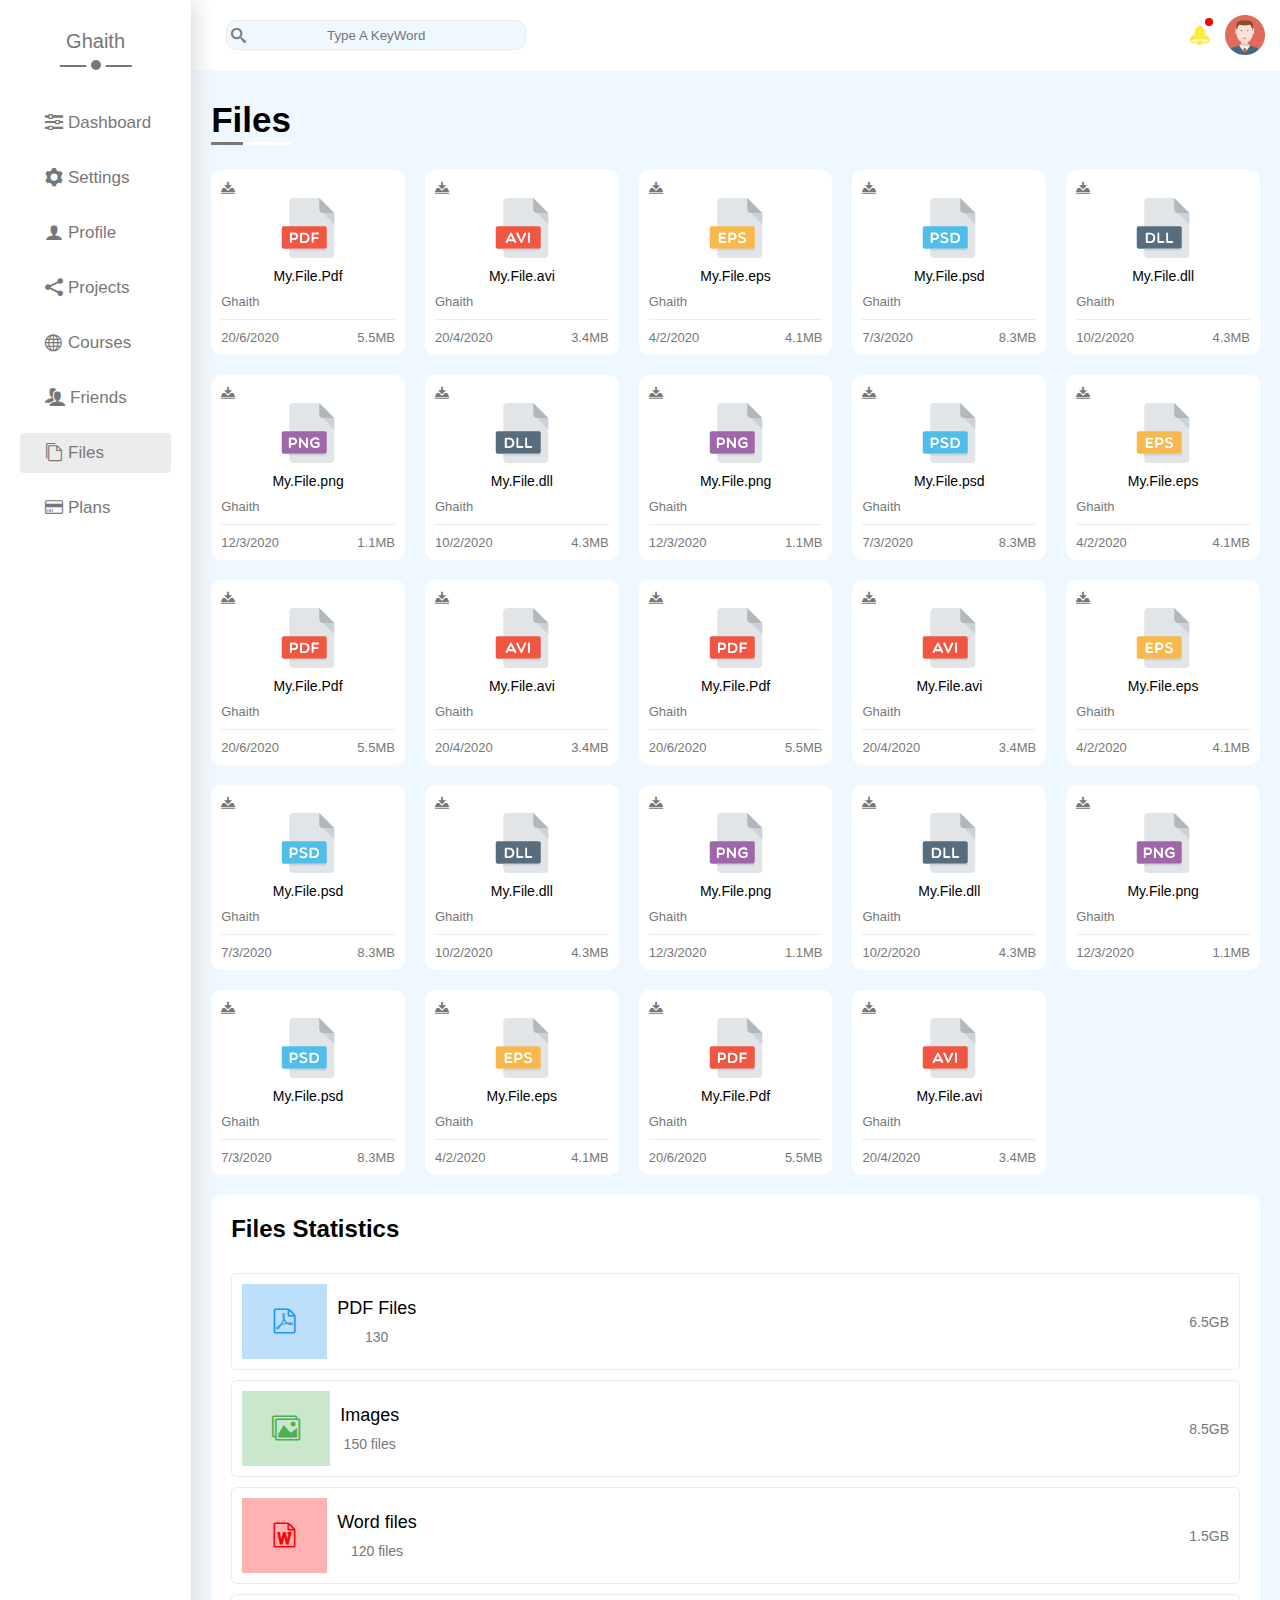
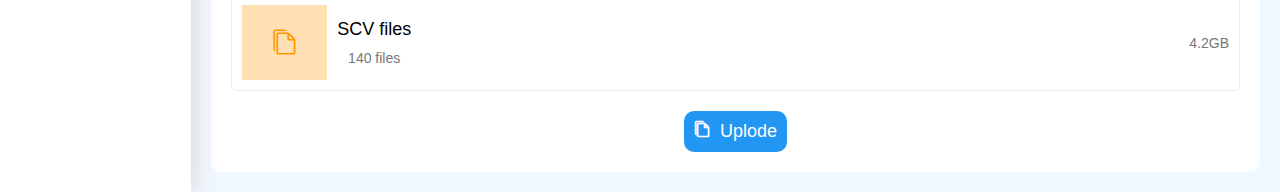
<file: fils.html>
<!DOCTYPE html>
<html lang="en">

<head>
  <meta charset="UTF-8">
  <meta http-equiv="X-UA-Compatible" content="IE=edge">
  <meta name="viewport" content="width=device-width, initial-scale=1.0">
  <title>files</title>
  <link rel="stylesheet" href="css/fils.css">
  <link rel="stylesheet" href="css/main.css">
  <link rel="stylesheet" href="icon/style.css">
</head>

<body>
  <section>
    <div class="container">
      <p class="logo">Ghaith</p>
      <ul>
        <li> <a href="index.html" ><i class="icon-equalizer"></i>
            <p>Dashboard</p>
          </a></li>
        <li> <a href="settings.html"><i class="icon-cog"></i>
            <p>Settings</p>
          </a>
        </li>
        <li>
          <a href="profile.html"><i class="icon-user"></i>
            <p>Profile</p>
          </a>
        </li>
        <li>
      <a href="projects.html"><i class="icon-share2"></i>
        <p>Projects</p>
      </a>
        </li>
        <li>
      <a href="courses.html"><i class="icon-sphere"></i>
        <p>Courses</p>
      </a>
        </li>
        <li>
      <a href="friends.html"><i class="icon-users"></i>
        <p>Friends</p>
      </a>
        </li>
        <li class="acfils">
      <a href="fils.html"><i class="icon-files-empty"></i>
        <p>Files</p>
      </a>
        </li>
        <li>
      <a href="plans.html"><i class="icon-credit-card"></i>
        <p>Plans</p>
      </a>
        </li>
      </ul>
    </div>
    <div class="nav">
      <div class="header">
        <div class="serch">
          <i class="icon-search"></i>
          <input type="text" placeholder="Type A KeyWord">
        </div class="serch">
        <div class="img">
          <i class="icon-bell"></i>
          <img src="images/avatar.png" alt="">
        </div>
      </div>





      <div class="files">
        <h1>Files</h1>


        <div class="containers">
          <div class="box">
            <div class="icon">
              <i class="icon-download2"></i>
            </div>
            <div class="imgs">
              <img src="images/pdf.svg" alt="">
              <p>My.File.Pdf</p>
            </div>
            <span>Ghaith</span>
            <div class="content">
              <span>20/6/2020</span>
              <span>5.5MB</span>
            </div>
          </div>
          <div class="box">
            <div class="icon">
              <i class="icon-download2"></i>
            </div>
            <div class="imgs">
              <img src="images/avi.svg" alt="">
              <p>My.File.avi</p>
            </div>
            <span>Ghaith</span>
            <div class="content">
              <span>20/4/2020</span>
              <span>3.4MB</span>
            </div>
          </div>
          <div class="box">
            <div class="icon">
              <i class="icon-download2"></i>
            </div>
            <div class="imgs">
              <img src="images/eps.svg" alt="">
              <p>My.File.eps</p>
            </div>
            <span>Ghaith</span>
            <div class="content">
              <span>4/2/2020</span>
              <span>4.1MB</span>
            </div>
          </div>
          <div class="box">
            <div class="icon">
              <i class="icon-download2"></i>
            </div>
            <div class="imgs">
              <img src="images/psd.svg" alt="">
              <p>My.File.psd</p>
            </div>
            <span>Ghaith</span>
            <div class="content">
              <span>7/3/2020</span>
              <span>8.3MB</span>
            </div>
          </div>
          <div class="box">
            <div class="icon">
              <i class="icon-download2"></i>
            </div>
            <div class="imgs">
              <img src="images/dll.svg" alt="">
              <p>My.File.dll</p>
            </div>
            <span>Ghaith</span>
            <div class="content">
              <span>10/2/2020</span>
              <span>4.3MB</span>
            </div>
          </div>
          <div class="box">
            <div class="icon">
              <i class="icon-download2"></i>
            </div>
            <div class="imgs">
              <img src="images/png.svg" alt="">
              <p>My.File.png</p>
            </div>
            <span>Ghaith</span>
            <div class="content">
              <span>12/3/2020</span>
              <span>1.1MB</span>
            </div>
          </div>
          <div class="box">
            <div class="icon">
              <i class="icon-download2"></i>
            </div>
            <div class="imgs">
              <img src="images/dll.svg" alt="">
              <p>My.File.dll</p>
            </div>
            <span>Ghaith</span>
            <div class="content">
              <span>10/2/2020</span>
              <span>4.3MB</span>
            </div>
          </div>
          <div class="box">
            <div class="icon">
              <i class="icon-download2"></i>
            </div>
            <div class="imgs">
              <img src="images/png.svg" alt="">
              <p>My.File.png</p>
            </div>
            <span>Ghaith</span>
            <div class="content">
              <span>12/3/2020</span>
              <span>1.1MB</span>
            </div>
          </div>
          <div class="box">
            <div class="icon">
              <i class="icon-download2"></i>
            </div>
            <div class="imgs">
              <img src="images/psd.svg" alt="">
              <p>My.File.psd</p>
            </div>
            <span>Ghaith</span>
            <div class="content">
              <span>7/3/2020</span>
              <span>8.3MB</span>
            </div>
          </div>
          <div class="box">
            <div class="icon">
              <i class="icon-download2"></i>
            </div>
            <div class="imgs">
              <img src="images/eps.svg" alt="">
              <p>My.File.eps</p>
            </div>
            <span>Ghaith</span>
            <div class="content">
              <span>4/2/2020</span>
              <span>4.1MB</span>
            </div>
          </div>
          <div class="box">
            <div class="icon">
              <i class="icon-download2"></i>
            </div>
            <div class="imgs">
              <img src="images/pdf.svg" alt="">
              <p>My.File.Pdf</p>
            </div>
            <span>Ghaith</span>
            <div class="content">
              <span>20/6/2020</span>
              <span>5.5MB</span>
            </div>
          </div>
          <div class="box">
            <div class="icon">
              <i class="icon-download2"></i>
            </div>
            <div class="imgs">
              <img src="images/avi.svg" alt="">
              <p>My.File.avi</p>
            </div>
            <span>Ghaith</span>
            <div class="content">
              <span>20/4/2020</span>
              <span>3.4MB</span>
            </div>
          </div>
          <div class="box">
            <div class="icon">
              <i class="icon-download2"></i>
            </div>
            <div class="imgs">
              <img src="images/pdf.svg" alt="">
              <p>My.File.Pdf</p>
            </div>
            <span>Ghaith</span>
            <div class="content">
              <span>20/6/2020</span>
              <span>5.5MB</span>
            </div>
          </div>
          <div class="box">
            <div class="icon">
              <i class="icon-download2"></i>
            </div>
            <div class="imgs">
              <img src="images/avi.svg" alt="">
              <p>My.File.avi</p>
            </div>
            <span>Ghaith</span>
            <div class="content">
              <span>20/4/2020</span>
              <span>3.4MB</span>
            </div>
          </div>
          <div class="box">
            <div class="icon">
              <i class="icon-download2"></i>
            </div>
            <div class="imgs">
              <img src="images/eps.svg" alt="">
              <p>My.File.eps</p>
            </div>
            <span>Ghaith</span>
            <div class="content">
              <span>4/2/2020</span>
              <span>4.1MB</span>
            </div>
          </div>
          <div class="box">
            <div class="icon">
              <i class="icon-download2"></i>
            </div>
            <div class="imgs">
              <img src="images/psd.svg" alt="">
              <p>My.File.psd</p>
            </div>
            <span>Ghaith</span>
            <div class="content">
              <span>7/3/2020</span>
              <span>8.3MB</span>
            </div>
          </div>
          <div class="box">
            <div class="icon">
              <i class="icon-download2"></i>
            </div>
            <div class="imgs">
              <img src="images/dll.svg" alt="">
              <p>My.File.dll</p>
            </div>
            <span>Ghaith</span>
            <div class="content">
              <span>10/2/2020</span>
              <span>4.3MB</span>
            </div>
          </div>
          <div class="box">
            <div class="icon">
              <i class="icon-download2"></i>
            </div>
            <div class="imgs">
              <img src="images/png.svg" alt="">
              <p>My.File.png</p>
            </div>
            <span>Ghaith</span>
            <div class="content">
              <span>12/3/2020</span>
              <span>1.1MB</span>
            </div>
          </div>
          <div class="box">
            <div class="icon">
              <i class="icon-download2"></i>
            </div>
            <div class="imgs">
              <img src="images/dll.svg" alt="">
              <p>My.File.dll</p>
            </div>
            <span>Ghaith</span>
            <div class="content">
              <span>10/2/2020</span>
              <span>4.3MB</span>
            </div>
          </div>
          <div class="box">
            <div class="icon">
              <i class="icon-download2"></i>
            </div>
            <div class="imgs">
              <img src="images/png.svg" alt="">
              <p>My.File.png</p>
            </div>
            <span>Ghaith</span>
            <div class="content">
              <span>12/3/2020</span>
              <span>1.1MB</span>
            </div>
          </div>
          <div class="box">
            <div class="icon">
              <i class="icon-download2"></i>
            </div>
            <div class="imgs">
              <img src="images/psd.svg" alt="">
              <p>My.File.psd</p>
            </div>
            <span>Ghaith</span>
            <div class="content">
              <span>7/3/2020</span>
              <span>8.3MB</span>
            </div>
          </div>
          <div class="box">
            <div class="icon">
              <i class="icon-download2"></i>
            </div>
            <div class="imgs">
              <img src="images/eps.svg" alt="">
              <p>My.File.eps</p>
            </div>
            <span>Ghaith</span>
            <div class="content">
              <span>4/2/2020</span>
              <span>4.1MB</span>
            </div>
          </div>
          <div class="box">
            <div class="icon">
              <i class="icon-download2"></i>
            </div>
            <div class="imgs">
              <img src="images/pdf.svg" alt="">
              <p>My.File.Pdf</p>
            </div>
            <span>Ghaith</span>
            <div class="content">
              <span>20/6/2020</span>
              <span>5.5MB</span>
            </div>
          </div>
          <div class="box">
            <div class="icon">
              <i class="icon-download2"></i>
            </div>
            <div class="imgs">
              <img src="images/avi.svg" alt="">
              <p>My.File.avi</p>
            </div>
            <span>Ghaith</span>
            <div class="content">
              <span>20/4/2020</span>
              <span>3.4MB</span>
            </div>
          </div>

        </div>

        <div class="stats">
          <h2>
            Files Statistics
          </h2>
          <div class="contents">
            <div class="text">
              <div class="test_main blue">
                <i class="icon-file-pdf"></i>
                <div class="fild">
                  <p>PDF Files</p>
                  <span>130</span>
                </div>
              </div>
              <span>6.5GB</span>
            </div>
            <div class="text">
              <div class="test_main green">
                <i class="icon-images"></i>
                <div class="fild">
                  <p>Images </p>
                  <span>150 files</span>
                </div>
              </div>
              <span>8.5GB</span>
            </div>
            <div class="text">
              <div class="test_main red">
                <i class="icon-file-word"></i>
                <div class="fild">
                  <p>Word files </p>
                  <span>120 files</span>
                </div>
              </div>
              <span>1.5GB</span>
            </div>
            <div class="text">
              <div class="test_main orange">
                <i class="icon-files-empty"></i>
                <div class="fild">
                  <p>SCV files </p>
                  <span>140 files</span>
                </div>
              </div>
              <span>4.2GB</span>
            </div>
          </div>
          <div class="uplode">
<div class="up">
              <i class="icon-files-empty"></i>
              <button>Uplode</button>
</div>
          </div>
        </div>



      </div>

  </section>

</body>

</html>
</file>
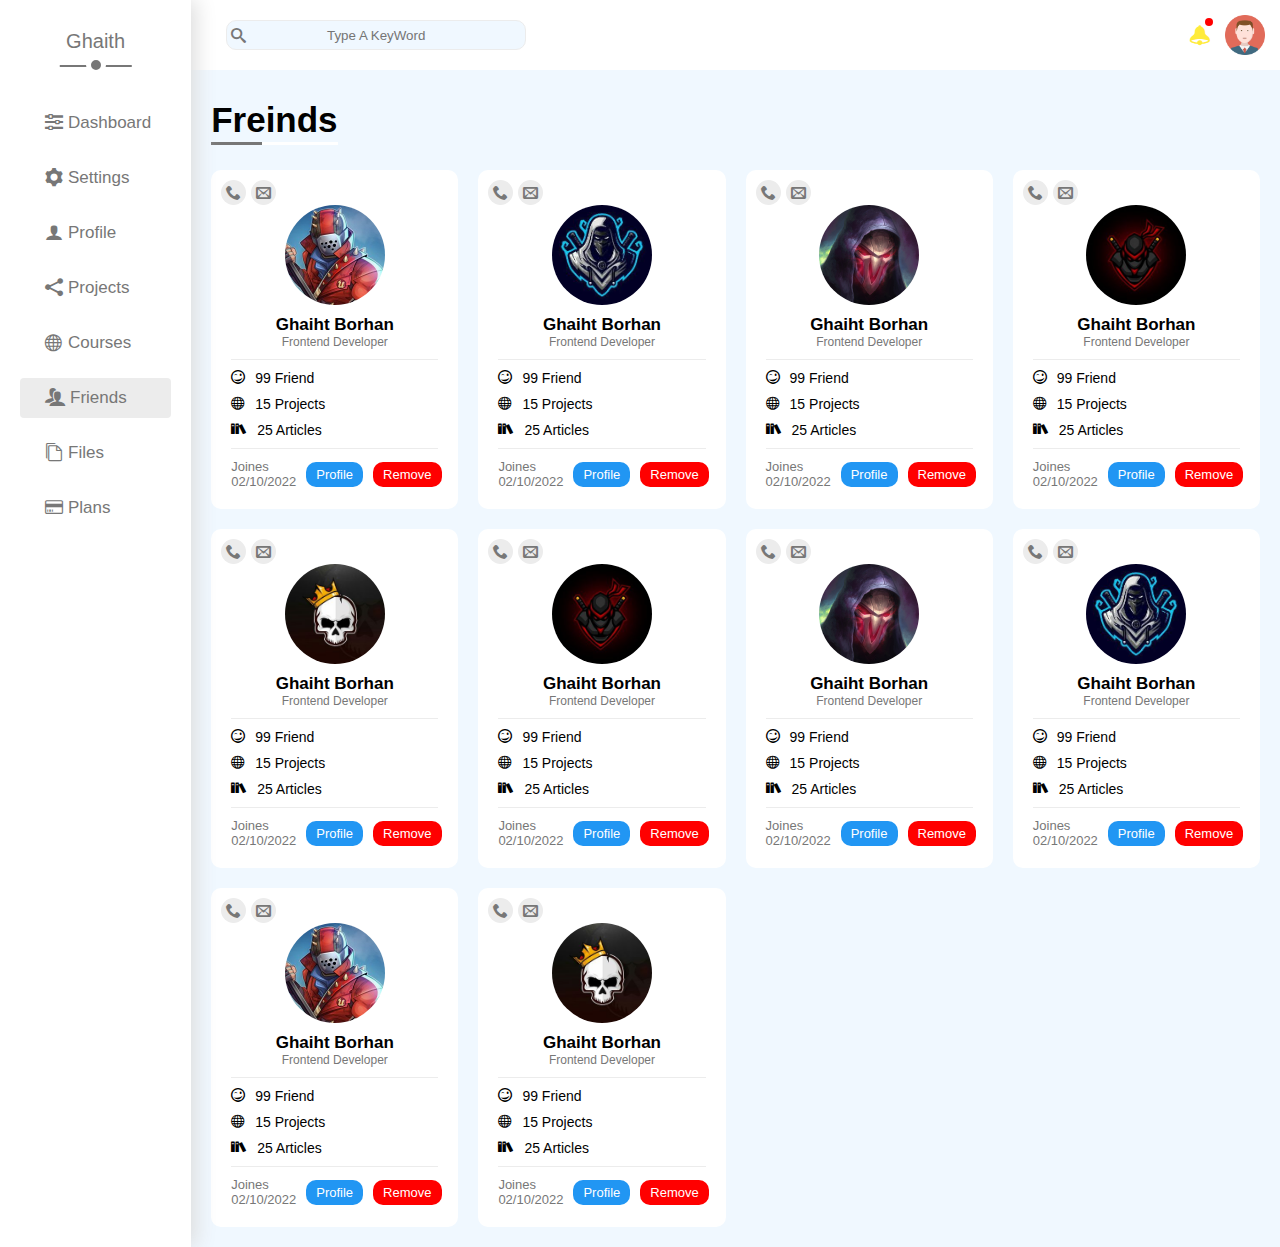
<file: friends.html>
<!DOCTYPE html>
<html lang="en">
<head>
  <meta charset="UTF-8">
  <meta http-equiv="X-UA-Compatible" content="IE=edge">
  <meta name="viewport" content="width=device-width, initial-scale=1.0">
  <title>freinds</title>
  <link rel="stylesheet" href="icon/style.css">
  <link rel="stylesheet" href="css/main.css">
  <link rel="stylesheet" href="css/freind.css">
</head>
<body>
  <section>
        <div class="container">
      <p class="logo">Ghaith</p>
      <ul>
        <li> <a href="index.html" ><i class="icon-equalizer"></i>
            <p>Dashboard</p>
          </a></li>
        <li> <a href="settings.html"><i class="icon-cog"></i>
            <p>Settings</p>
          </a>
        </li>
        <li>
          <a href="profile.html"><i class="icon-user"></i>
            <p>Profile</p>
          </a>
        </li>
        <li>
      <a href="projects.html"><i class="icon-share2"></i>
        <p>Projects</p>
      </a>
        </li>
        <li>
      <a href="courses.html"><i class="icon-sphere"></i>
        <p>Courses</p>
      </a>
        </li>
        <li class="acfrind">
      <a href="friends.html"><i class="icon-users"></i>
        <p>Friends</p>
      </a>
        </li>
        <li>
      <a href="fils.html"><i class="icon-files-empty"></i>
        <p>Files</p>
      </a>
        </li>
        <li>
      <a href="plans.html"><i class="icon-credit-card"></i>
        <p>Plans</p>
      </a>
        </li>
      </ul>
    </div>
    <div class="nav">
      <div class="header">
        <div class="serch">
          <i class="icon-search"></i>
          <input type="text" placeholder="Type A KeyWord">
        </div class="serch">
        <div class="img">
          <i class="icon-bell"></i>
          <img src="images/avatar.png" alt="">
        </div>
      </div>
      <div class="frinds">
        <h1>Freinds</h1>
        <div class="containers">
          
          <div class="box">
            <div class="icon">
              <i class="icon-phone"></i>
              <i class="icon-envelop"></i>
            </div>
            <div class="imgs">
              <img src="images/friend-01.jpg" alt="">
              <h4>Ghaiht Borhan</h4>
              <span>Frontend Developer</span>
            </div>
            <div class="content">
              <div class="cont">
                <i class="icon-wink"></i>
                <p>99 Friend</p>
              </div>
              <div class="cont">
                <i class="icon-sphere"></i>
                <p>15 Projects</p>
              </div>
              <div class="cont">
                <i class="icon-books"></i>
                <p>25 Articles</p>
              </div>
            </div>
            <div class="foter">
              <p>Joines 02/10/2022</p>
              <span>Profile</span>
              <span>Remove</span>
            </div>
          </div>
          <div class="box">
            <div class="icon">
              <i class="icon-phone"></i>
              <i class="icon-envelop"></i>
            </div>
            <div class="imgs">
              <img src="images/friend-02.jpg" alt="">
              <h4>Ghaiht Borhan</h4>
              <span>Frontend Developer</span>
            </div>
            <div class="content">
              <div class="cont">
                <i class="icon-wink"></i>
                <p>99 Friend</p>
              </div>
              <div class="cont">
                <i class="icon-sphere"></i>
                <p>15 Projects</p>
              </div>
              <div class="cont">
                <i class="icon-books"></i>
                <p>25 Articles</p>
              </div>
            </div>
            <div class="foter">
              <p>Joines 02/10/2022</p>
              <span>Profile</span>
              <span>Remove</span>
            </div>
          </div>
          <div class="box">
            <div class="icon">
              <i class="icon-phone"></i>
              <i class="icon-envelop"></i>
            </div>
            <div class="imgs">
              <img src="images/friend-03.jpg" alt="">
              <h4>Ghaiht Borhan</h4>
              <span>Frontend Developer</span>
            </div>
            <div class="content">
              <div class="cont">
                <i class="icon-wink"></i>
                <p>99 Friend</p>
              </div>
              <div class="cont">
                <i class="icon-sphere"></i>
                <p>15 Projects</p>
              </div>
              <div class="cont">
                <i class="icon-books"></i>
                <p>25 Articles</p>
              </div>
            </div>
            <div class="foter">
              <p>Joines 02/10/2022</p>
              <span>Profile</span>
              <span>Remove</span>
            </div>
          </div>
          <div class="box">
            <div class="icon">
              <i class="icon-phone"></i>
              <i class="icon-envelop"></i>
            </div>
            <div class="imgs">
              <img src="images/friend-04.jpg" alt="">
              <h4>Ghaiht Borhan</h4>
              <span>Frontend Developer</span>
            </div>
            <div class="content">
              <div class="cont">
                <i class="icon-wink"></i>
                <p>99 Friend</p>
              </div>
              <div class="cont">
                <i class="icon-sphere"></i>
                <p>15 Projects</p>
              </div>
              <div class="cont">
                <i class="icon-books"></i>
                <p>25 Articles</p>
              </div>
            </div>
            <div class="foter">
              <p>Joines 02/10/2022</p>
              <span>Profile</span>
              <span>Remove</span>
            </div>
          </div>
          <div class="box">
            <div class="icon">
              <i class="icon-phone"></i>
              <i class="icon-envelop"></i>
            </div>
            <div class="imgs">
              <img src="images/friend-05.jpg" alt="">
              <h4>Ghaiht Borhan</h4>
              <span>Frontend Developer</span>
            </div>
            <div class="content">
              <div class="cont">
                <i class="icon-wink"></i>
                <p>99 Friend</p>
              </div>
              <div class="cont">
                <i class="icon-sphere"></i>
                <p>15 Projects</p>
              </div>
              <div class="cont">
                <i class="icon-books"></i>
                <p>25 Articles</p>
              </div>
            </div>
            <div class="foter">
              <p>Joines 02/10/2022</p>
              <span>Profile</span>
              <span>Remove</span>
            </div>
          </div>
          <div class="box">
            <div class="icon">
              <i class="icon-phone"></i>
              <i class="icon-envelop"></i>
            </div>
            <div class="imgs">
              <img src="images/friend-04.jpg" alt="">
              <h4>Ghaiht Borhan</h4>
              <span>Frontend Developer</span>
            </div>
            <div class="content">
              <div class="cont">
                <i class="icon-wink"></i>
                <p>99 Friend</p>
              </div>
              <div class="cont">
                <i class="icon-sphere"></i>
                <p>15 Projects</p>
              </div>
              <div class="cont">
                <i class="icon-books"></i>
                <p>25 Articles</p>
              </div>
            </div>
            <div class="foter">
              <p>Joines 02/10/2022</p>
              <span>Profile</span>
              <span>Remove</span>
            </div>
          </div>
          <div class="box">
            <div class="icon">
              <i class="icon-phone"></i>
              <i class="icon-envelop"></i>
            </div>
            <div class="imgs">
              <img src="images/friend-03.jpg" alt="">
              <h4>Ghaiht Borhan</h4>
              <span>Frontend Developer</span>
            </div>
            <div class="content">
              <div class="cont">
                <i class="icon-wink"></i>
                <p>99 Friend</p>
              </div>
              <div class="cont">
                <i class="icon-sphere"></i>
                <p>15 Projects</p>
              </div>
              <div class="cont">
                <i class="icon-books"></i>
                <p>25 Articles</p>
              </div>
            </div>
            <div class="foter">
              <p>Joines 02/10/2022</p>
              <span>Profile</span>
              <span>Remove</span>
            </div>
          </div>
          <div class="box">
            <div class="icon">
              <i class="icon-phone"></i>
              <i class="icon-envelop"></i>
            </div>
            <div class="imgs">
              <img src="images/friend-02.jpg" alt="">
              <h4>Ghaiht Borhan</h4>
              <span>Frontend Developer</span>
            </div>
            <div class="content">
              <div class="cont">
                <i class="icon-wink"></i>
                <p>99 Friend</p>
              </div>
              <div class="cont">
                <i class="icon-sphere"></i>
                <p>15 Projects</p>
              </div>
              <div class="cont">
                <i class="icon-books"></i>
                <p>25 Articles</p>
              </div>
            </div>
            <div class="foter">
              <p>Joines 02/10/2022</p>
              <span>Profile</span>
              <span>Remove</span>
            </div>
          </div>
          <div class="box">
            <div class="icon">
              <i class="icon-phone"></i>
              <i class="icon-envelop"></i>
            </div>
            <div class="imgs">
              <img src="images/friend-01.jpg" alt="">
              <h4>Ghaiht Borhan</h4>
              <span>Frontend Developer</span>
            </div>
            <div class="content">
              <div class="cont">
                <i class="icon-wink"></i>
                <p>99 Friend</p>
              </div>
              <div class="cont">
                <i class="icon-sphere"></i>
                <p>15 Projects</p>
              </div>
              <div class="cont">
                <i class="icon-books"></i>
                <p>25 Articles</p>
              </div>
            </div>
            <div class="foter">
              <p>Joines 02/10/2022</p>
              <span>Profile</span>
              <span>Remove</span>
            </div>
          </div>
          <div class="box">
            <div class="icon">
              <i class="icon-phone"></i>
              <i class="icon-envelop"></i>
            </div>
            <div class="imgs">
              <img src="images/friend-05.jpg" alt="">
              <h4>Ghaiht Borhan</h4>
              <span>Frontend Developer</span>
            </div>
            <div class="content">
              <div class="cont">
                <i class="icon-wink"></i>
                <p>99 Friend</p>
              </div>
              <div class="cont">
                <i class="icon-sphere"></i>
                <p>15 Projects</p>
              </div>
              <div class="cont">
                <i class="icon-books"></i>
                <p>25 Articles</p>
              </div>
            </div>
            <div class="foter">
              <p>Joines 02/10/2022</p>
              <span>Profile</span>
              <span>Remove</span>
            </div>
          </div>
        </div>
      </div>
  </section>

</body>
</html>
</file>
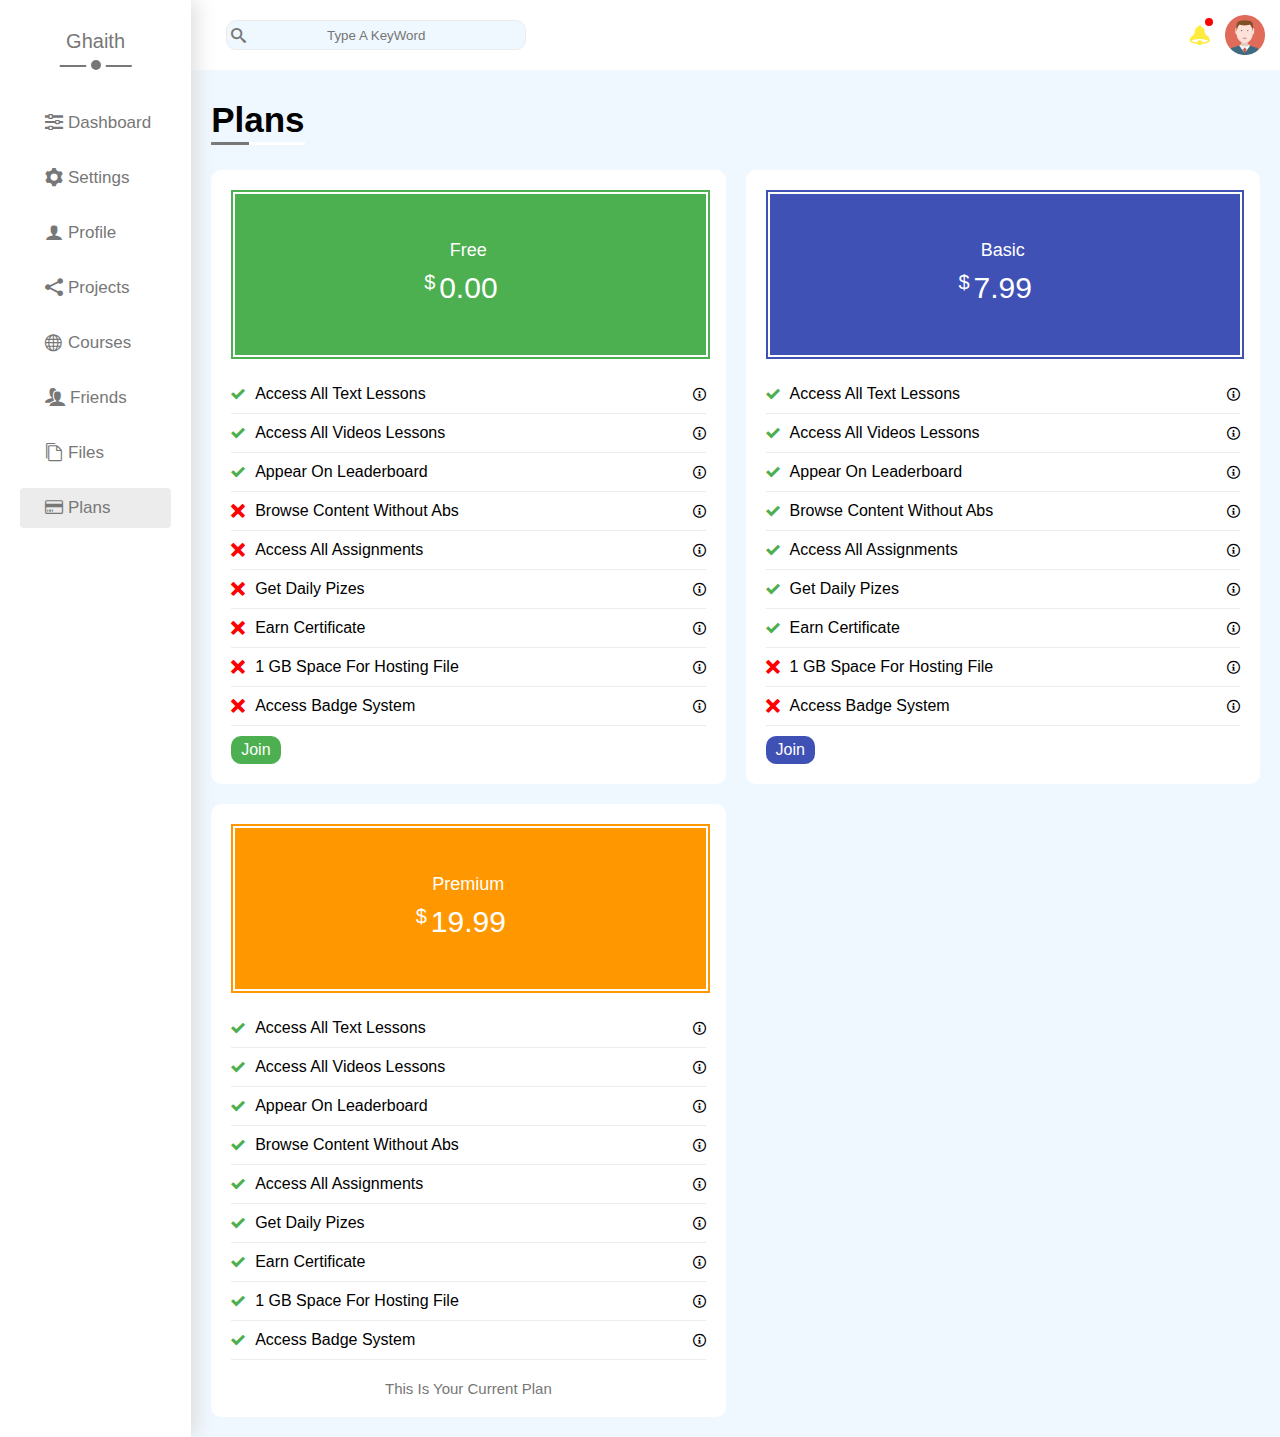
<file: plans.html>
<!DOCTYPE html>
<html lang="en">

<head>
  <meta charset="UTF-8">
  <meta http-equiv="X-UA-Compatible" content="IE=edge">
  <meta name="viewport" content="width=device-width, initial-scale=1.0">
  <title>Document</title>
  <link rel="stylesheet" href="css/main.css">
  <link rel="stylesheet" href="css/plans.css">
  <link rel="stylesheet" href="icon/style.css">
</head>

<body>
  <section>
    <div class="container">
      <p class="logo">Ghaith</p>
      <ul>
        <li> <a href="index.html" ><i class="icon-equalizer"></i>
            <p>Dashboard</p>
          </a></li>
        <li> <a href="settings.html"><i class="icon-cog"></i>
            <p>Settings</p>
          </a>
        </li>
        <li>
          <a href="profile.html"><i class="icon-user"></i>
            <p>Profile</p>
          </a>
        </li>
        <li>
      <a href="projects.html"><i class="icon-share2"></i>
        <p>Projects</p>
      </a>
        </li>
        <li>
      <a href="courses.html"><i class="icon-sphere"></i>
        <p>Courses</p>
      </a>
        </li>
        <li>
      <a href="friends.html"><i class="icon-users"></i>
        <p>Friends</p>
      </a>
        </li>
        <li>
      <a href="fils.html"><i class="icon-files-empty"></i>
        <p>Files</p>
      </a>
        </li>
        <li class="acplans">
      <a href="plans.html"><i class="icon-credit-card"></i>
        <p>Plans</p>
      </a>
        </li>
      </ul>







    </div>
    <div class="nav">
      <div class="header">
        <div class="serch">
          <i class="icon-search"></i>
          <input type="text" placeholder="Type A KeyWord">
        </div class="serch">
        <div class="img">
          <i class="icon-bell"></i>
          <img src="images/avatar.png" alt="">
        </div>
      </div>
      <div class="plans">
        <h1>Plans</h1>
        <div class="containers">
          <div class="box">
            <div class="text">
              <p>Free</p>
              <span>0.00</span>
            </div>
            <div class="content">
              <div class="cont">
                <div class="true_flase">
                  <i class="icon-checkmark"></i>
                  <p>Access All Text Lessons</p>
                </div>
                <i class="icon-info"></i>
              </div>
              <div class="cont">
                <div class="true_flase">
                  <i class="icon-checkmark"></i>
                  <p>Access All Videos Lessons</p>
                </div>
                <i class="icon-info"></i>
              </div>
              <div class="cont">
                <div class="true_flase">
                  <i class="icon-checkmark"></i>
                  <p>Appear On Leaderboard</p>
                </div>
                <i class="icon-info"></i>
              </div>
              <div class="cont">
                <div class="true_flase">
                  <i class="icon-cross"></i>
                  <p>Browse Content Without Abs</p>
                </div>
                <i class="icon-info"></i>
              </div>
              <div class="cont">
                <div class="true_flase">
                  <i class="icon-cross"></i>
                  <p>Access All Assignments</p>
                </div>
                <i class="icon-info"></i>
              </div>
              <div class="cont">
                <div class="true_flase">
                  <i class="icon-cross"></i>
                  <p>Get Daily Pizes</p>
                </div>
                <i class="icon-info"></i>
              </div>
              <div class="cont">
                <div class="true_flase">
                  <i class="icon-cross"></i>
                  <p>Earn Certificate</p>
                </div>
                <i class="icon-info"></i>
              </div>
              <div class="cont">
                <div class="true_flase">
                  <i class="icon-cross"></i>
                  <p>1 GB Space For Hosting File</p>
                </div>
                <i class="icon-info"></i>
              </div>
              <div class="cont">
                <div class="true_flase">
                  <i class="icon-cross"></i>
                  <p>Access Badge System</p>
                </div>
                <i class="icon-info"></i>
              </div>
            </div>
            <button>Join</button>
          </div>
          <div class="box">
            <div class="text tow">
              <p>Basic</p>
              <span>7.99</span>
            </div>
            <div class="content">
              <div class="cont">
                <div class="true_flase">
                  <i class="icon-checkmark"></i>
                  <p>Access All Text Lessons</p>
                </div>
                <i class="icon-info"></i>
              </div>
              <div class="cont">
                <div class="true_flase">
                  <i class="icon-checkmark"></i>
                  <p>Access All Videos Lessons</p>
                </div>
                <i class="icon-info"></i>
              </div>
              <div class="cont">
                <div class="true_flase">
                  <i class="icon-checkmark"></i>
                  <p>Appear On Leaderboard</p>
                </div>
                <i class="icon-info"></i>
              </div>
              <div class="cont">
                <div class="true_flase">
                  <i class="icon-checkmark"></i>
                  <p>Browse Content Without Abs</p>
                </div>
                <i class="icon-info"></i>
              </div>
              <div class="cont">
                <div class="true_flase">
                  <i class="icon-checkmark"></i>
                  <p>Access All Assignments</p>
                </div>
                <i class="icon-info"></i>
              </div>
              <div class="cont">
                <div class="true_flase">
                  <i class="icon-checkmark"></i>
                  <p>Get Daily Pizes</p>
                </div>
                <i class="icon-info"></i>
              </div>
              <div class="cont">
                <div class="true_flase">
                  <i class="icon-checkmark"></i>
                  <p>Earn Certificate</p>
                </div>
                <i class="icon-info"></i>
              </div>
              <div class="cont">
                <div class="true_flase">
                  <i class="icon-cross"></i>
                  <p>1 GB Space For Hosting File</p>
                </div>
                <i class="icon-info"></i>
              </div>
              <div class="cont">
                <div class="true_flase">
                  <i class="icon-cross"></i>
                  <p>Access Badge System</p>
                </div>
                <i class="icon-info"></i>
              </div>
            </div>
            <button class="but-tow">Join</button>
          </div>
          <div class="box">
            <div class="text three">
              <p>Premium</p>
              <span>19.99</span>
            </div>
            <div class="content">
              <div class="cont">
                <div class="true_flase">
                  <i class="icon-checkmark"></i>
                  <p>Access All Text Lessons</p>
                </div>
                <i class="icon-info"></i>
              </div>
              <div class="cont">
                <div class="true_flase">
                  <i class="icon-checkmark"></i>
                  <p>Access All Videos Lessons</p>
                </div>
                <i class="icon-info"></i>
              </div>
              <div class="cont">
                <div class="true_flase">
                  <i class="icon-checkmark"></i>
                  <p>Appear On Leaderboard</p>
                </div>
                <i class="icon-info"></i>
              </div>
              <div class="cont">
                <div class="true_flase">
                  <i class="icon-checkmark"></i>
                  <p>Browse Content Without Abs</p>
                </div>
                <i class="icon-info"></i>
              </div>
              <div class="cont">
                <div class="true_flase">
                  <i class="icon-checkmark"></i>
                  <p>Access All Assignments</p>
                </div>
                <i class="icon-info"></i>
              </div>
              <div class="cont">
                <div class="true_flase">
                  <i class="icon-checkmark"></i>
                  <p>Get Daily Pizes</p>
                </div>
                <i class="icon-info"></i>
              </div>
              <div class="cont">
                <div class="true_flase">
                  <i class="icon-checkmark"></i>
                  <p>Earn Certificate</p>
                </div>
                <i class="icon-info"></i>
              </div>
              <div class="cont">
                <div class="true_flase">
                  <i class="icon-checkmark"></i>
                  <p>1 GB Space For Hosting File</p>
                </div>
                <i class="icon-info"></i>
              </div>
              <div class="cont">
                <div class="true_flase">
                  <i class="icon-checkmark"></i>
                  <p>Access Badge System</p>
                </div>
                <i class="icon-info"></i>
              </div>
            </div>
            <div class="plan">
              <span>This Is Your Current Plan</span>
            </div class="plan">
          </div>
        </div>
      </div>
  </section>

</body>

</html>
</file>
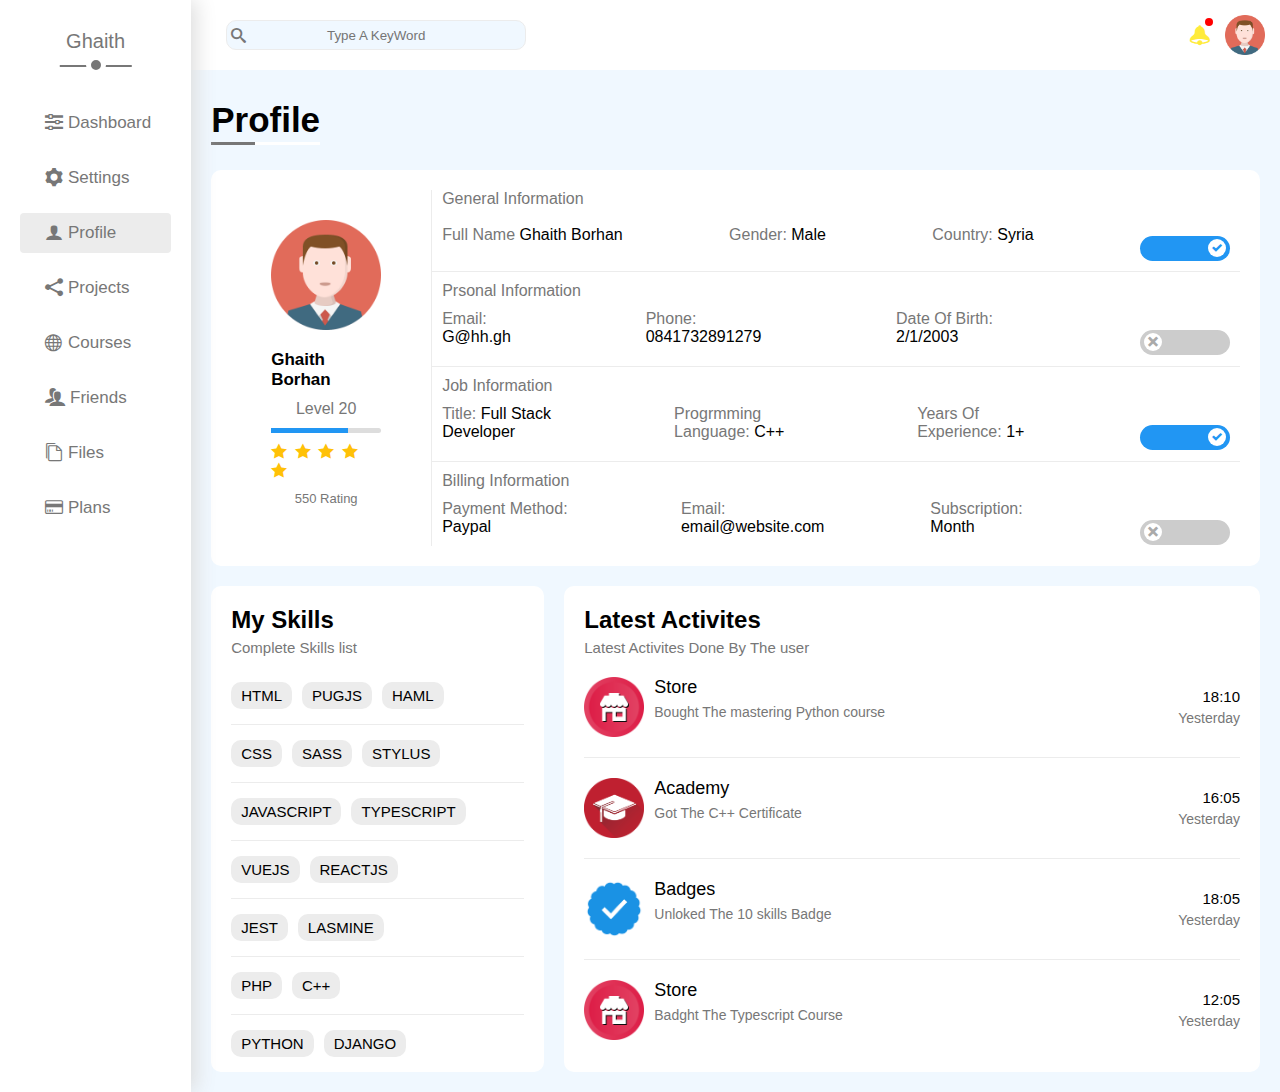
<file: profile.html>
<!DOCTYPE html>
<html lang="en">

<head>
  <meta charset="UTF-8">
  <meta http-equiv="X-UA-Compatible" content="IE=edge">
  <meta name="viewport" content="width=device-width, initial-scale=1.0">
  <title>Document</title>
  <link rel="stylesheet" href="icon/style.css">
  <link rel="stylesheet" href="css/profile.css">
  <link rel="stylesheet" href="css/main.css">

</head>

<body>
  <section>
    <div class="container">
      <p class="logo">Ghaith</p>
      <ul>
        <li> <a href="index.html" ><i class="icon-equalizer"></i>
            <p>Dashboard</p>
          </a></li>
        <li> <a href="settings.html"><i class="icon-cog"></i>
            <p>Settings</p>
          </a>
        </li>
        <li class="acprofile">
          <a href="profile.html"><i class="icon-user"></i>
            <p>Profile</p>
          </a>
        </li>
        <li>
      <a href="projects.html"><i class="icon-share2"></i>
        <p>Projects</p>
      </a>
        </li>
        <li>
      <a href="courses.html"><i class="icon-sphere"></i>
        <p>Courses</p>
      </a>
        </li>
        <li>
      <a href="friends.html"><i class="icon-users"></i>
        <p>Friends</p>
      </a>
        </li>
        <li>
      <a href="fils.html"><i class="icon-files-empty"></i>
        <p>Files</p>
      </a>
        </li>
        <li>
      <a href="plans.html"><i class="icon-credit-card"></i>
        <p>Plans</p>
      </a>
        </li>
      </ul>
    </div>
    <div class="nav">
      <div class="header">
        <div class="serch">
          <i class="icon-search"></i>
          <input type="text" placeholder="Type A KeyWord">
        </div class="serch">
        <div class="img">
          <i class="icon-bell"></i>
          <img src="images/avatar.png" alt="">
        </div>
      </div>
      <div class="profile">
        <h1>Profile</h1>
        <div class="containers">
          <div class="box1">
            <div class="level">
              <img src="images/avatar.png" alt="">
              <p>Ghaith Borhan</p>
              <span>Level 20</span>
              <div class="progres">
                <span style="width: 70%;"></span>
              </div>
              <div class="stars">
                <i class="icon-star-full"></i>
                <i class="icon-star-full"></i>
                <i class="icon-star-full"></i>
                <i class="icon-star-full"></i>
                <i class="icon-star-full"></i>
              </div>
              <span class="reting">550 Rating</span>
            </div>
            <div class="main_content">
              <div class="content">
                <p>General Information</p>
                <div class="title">
                  <p><span>Full Name</span> Ghaith Borhan</p>
                  <p><span>Gender:</span> Male</p>
                  <p><span>Country:</span> Syria</p>
                  <label>
                    <input type="checkbox" class="checkbox" checked>
                    <div class="swtch"></div>
                  </label>
                </div>
              </div>
              <div class="content">
                <p>Prsonal Information</p>
                <div class="title">
                  <p><span>Email:</span> G@hh.gh</p>
                  <p><span>Phone:</span> 0841732891279</p>
                  <p><span>Date Of Birth:</span> 2/1/2003</p>
                  <label>
                    <input type="checkbox" class="checkbox">
                    <div class="swtch"></div>
                  </label>
                </div>
              </div>
              <div class="content">
                <p>Job Information</p>
                <div class="title">
                  <p><span>Title:</span> Full Stack Developer</p>
                  <p><span>Progrmming Language:</span> C++</p>
                  <p><span>Years Of Experience:</span> 1+</p>
                  <label>
                    <input type="checkbox" class="checkbox" checked>
                    <div class="swtch"></div>
                  </label>
                </div>
              </div>
              <div class="content">
                <p>Billing Information</p>
                <div class="title">
                  <p><span>Payment Method:</span> Paypal</p>
                  <p><span>Email:</span> email@website.com</p>
                  <p><span>Subscription:</span> Month</p>
                  <label>
                    <input type="checkbox" class="checkbox">
                    <div class="swtch"></div>
                  </label>
                </div>
              </div>
            </div>
          </div>
          <div class="box2">
            <h2>My Skills</h2>
            <span>Complete Skills list</span>
            <div class="skills">
              <div class="skill">
                <p>HTML</p>
                <p>PUGJS</p>
                <p>HAML</p>
              </div>
              <div class="skill">
                <p>CSS</p>
                <p>SASS</p>
                <p>STYLUS</p>
              </div>
              <div class="skill">
                <p>JAVASCRIPT</p>
                <p>TYPESCRIPT</p>
              </div>
              <div class="skill">
                <p>VUEJS</p>
                <p>REACTJS</p>
              </div>
              <div class="skill">
                <p>JEST</p>
                <p>LASMINE</p>
              </div>
              <div class="skill">
                <p>PHP</p>
                <p>C++</p>
              </div>
              <div class="skill">
                <p>PYTHON</p>
                <p>DJANGO</p>
              </div>
            </div>
          </div>
          <div class="box3">
            <h2>Latest Activites</h2>
            <span>Latest Activites Done By The user</span>
            <div class="lates-main">
              <div class="lates">
                <div class="imgs">
                  <img src="images/activity-01.png" alt="">
                  <div class="text-lates">
                    <p>Store</p>
                    <span>Bought The mastering Python course</span>
                  </div>
                </div>
                <div class="time">
                  <span>18:10</span>
                  <p>Yesterday</p>
                </div>
              </div>
              <div class="lates">
<div class="imgs">
                  <img src="images/activity-02.png" alt="">
                  <div class="text-lates">
                    <p>Academy</p>
                    <span>Got The C++ Certificate</span>
</div>
</div>
<div class="time">
  <span>16:05</span>
  <p>Yesterday</p>
</div>
                
              </div>
              <div class="lates">
<div class="imgs">
                  <img src="images/activity-03.png" alt="">
                  <div class="text-lates">
                    <p>Badges</p>
                    <span>Unloked The 10 skills Badge</span>
</div>
                </div>
                <div class="time">
                  <span>18:05</span>
                  <p>Yesterday</p>
                </div>
              </div>
              <div class="lates">
<div class="imgs">
                  <img src="images/activity-01.png" alt="">
                  <div class="text-lates">
                    <p>Store</p>
                    <span>Badght The Typescript Course</span>

                </div>
                </div>
                <div class="time">
                  <span>12:05</span>
                  <p>Yesterday</p>
                </div>
              </div>
            </div>
          </div>
        </div>
      </div>
  </section>
</body>

</html>
</file>
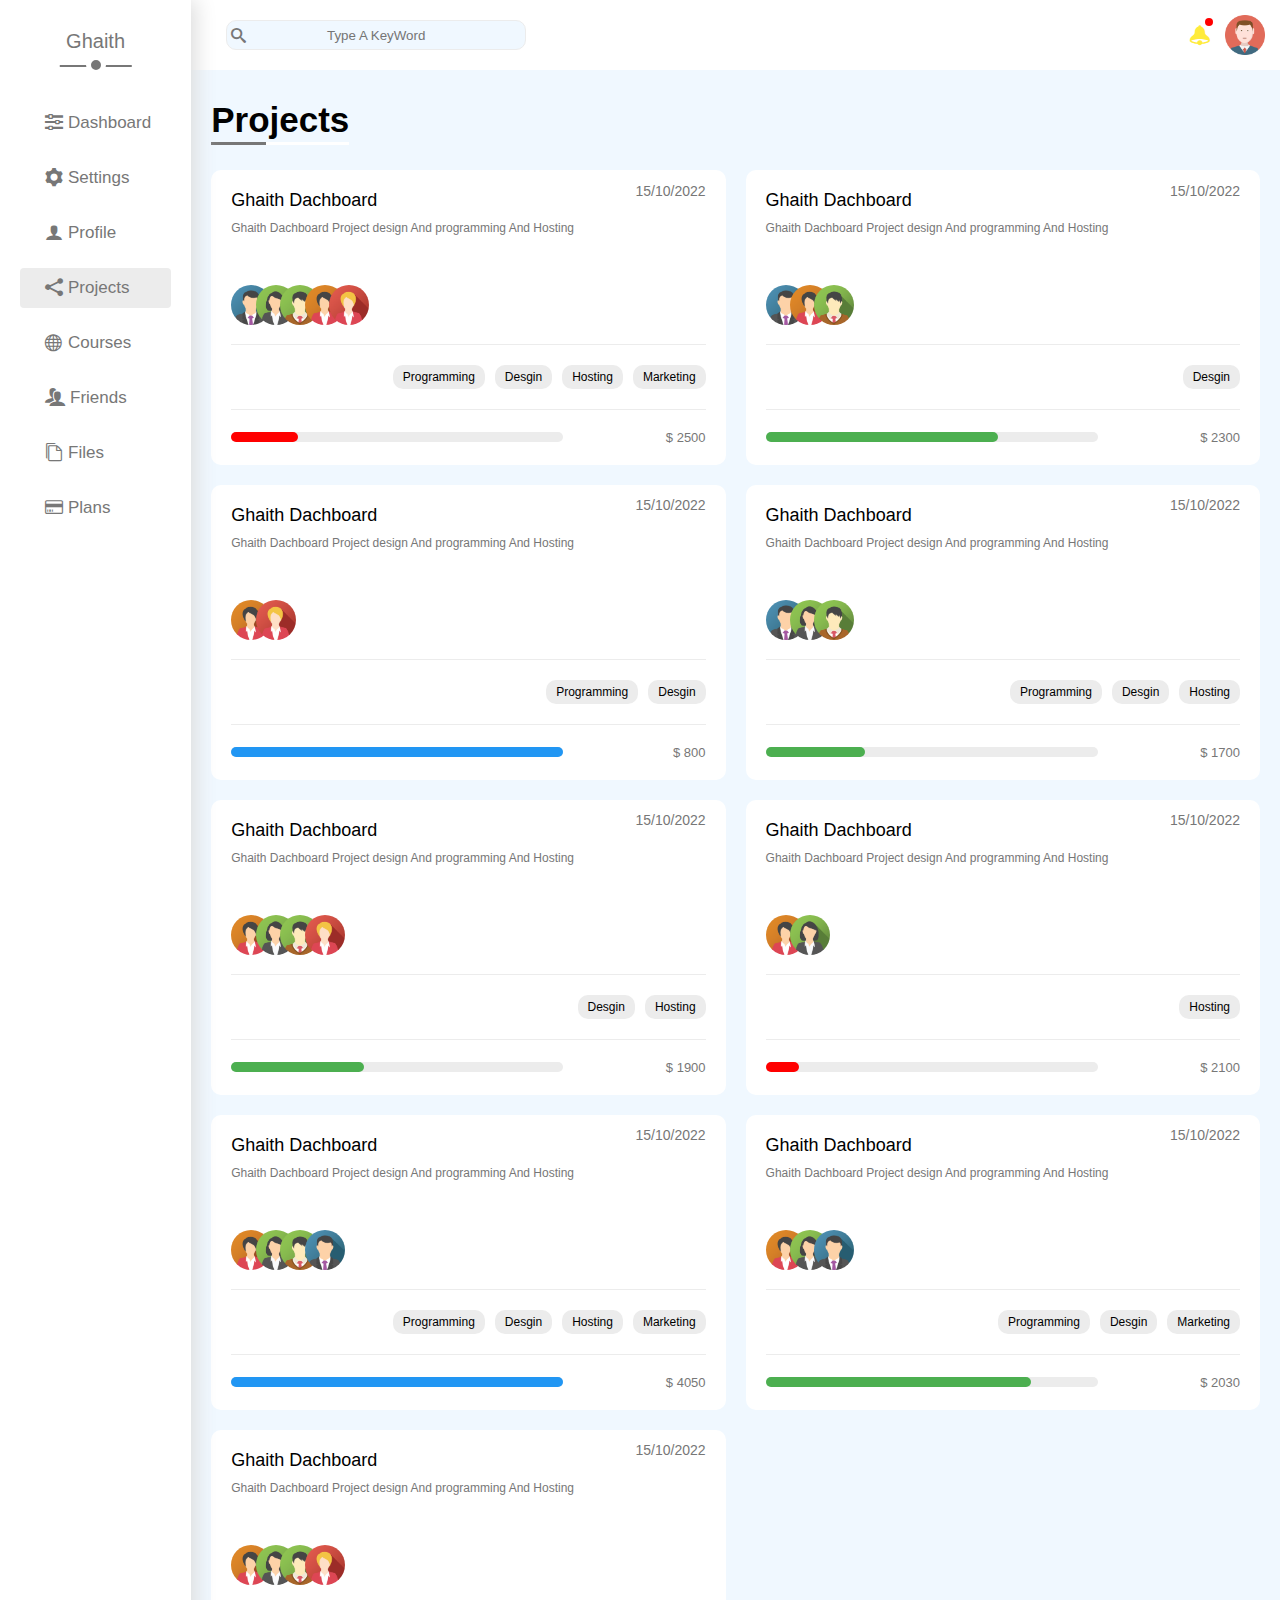
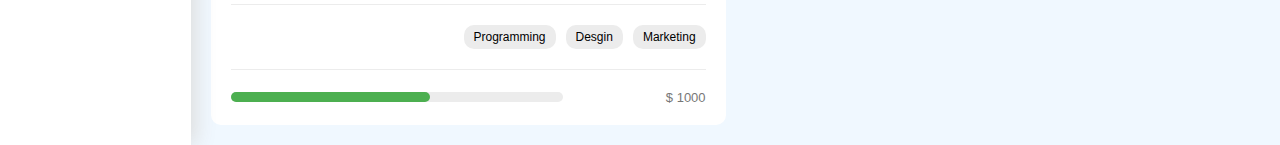
<file: projects.html>
<!DOCTYPE html>
<html lang="en">
<head>
  <meta charset="UTF-8">
  <meta http-equiv="X-UA-Compatible" content="IE=edge">
  <meta name="viewport" content="width=device-width, initial-scale=1.0">
  <title>projects</title>
  <link rel="stylesheet" href="css/main.css">
  <link rel="stylesheet" href="css/projects.css">
  <link rel="stylesheet" href="icon/style.css">
</head>
<body>
  <section>
        <div class="container">
      <p class="logo">Ghaith</p>
      <ul>
        <li> <a href="index.html" ><i class="icon-equalizer"></i>
            <p>Dashboard</p>
          </a></li>
        <li> <a href="settings.html"><i class="icon-cog"></i>
            <p>Settings</p>
          </a>
        </li>
        <li>
          <a href="profile.html"><i class="icon-user"></i>
            <p>Profile</p>
          </a>
        </li>
        <li class="acproject">
      <a href="projects.html"><i class="icon-share2"></i>
        <p>Projects</p>
      </a>
        </li>
        <li>
      <a href="courses.html"><i class="icon-sphere"></i>
        <p>Courses</p>
      </a>
        </li>
        <li>
      <a href="friends.html"><i class="icon-users"></i>
        <p>Friends</p>
      </a>
        </li>
        <li>
      <a href="fils.html"><i class="icon-files-empty"></i>
        <p>Files</p>
      </a>
        </li>
        <li>
      <a href="plans.html"><i class="icon-credit-card"></i>
        <p>Plans</p>
      </a>
        </li>
      </ul>
    </div>
    <div class="nav">
      <div class="header">
        <div class="serch">
          <i class="icon-search"></i>
          <input type="text" placeholder="Type A KeyWord">
        </div class="serch">
        <div class="img">
          <i class="icon-bell"></i>
          <img src="images/avatar.png" alt="">
        </div>
      </div>
      <div class="projects">
        <h1>Projects</h1>
        <div class="containerr">
          <div class="box">
            <div class="content">
              <div class="text">
                <p>Ghaith Dachboard</p>
                <span>15/10/2022</span>
              </div>
              <h6>Ghaith Dachboard Project design And programming And Hosting</h6>
              <div class="imgs">
                <img src="images/team-01.png" alt="">
                <img src="images/team-02.png" alt="">
                <img src="images/team-03.png" alt="">
                <img src="images/team-04.png" alt="">
                <img src="images/team-05.png" alt="">
              </div>
              <div class="skills">
                <p>Programming</p>
                <p>Desgin</p>
                <p>Hosting</p>
                <p>Marketing</p>
              </div>
<div class="dolar">
                <div class="progres">
                  <span style="width: 20%;"></span>
                </div>
                <p>$ 2500</p>
</div>
            </div>
          </div>
          <div class="box">
            <div class="content">
              <div class="text">
                <p>Ghaith Dachboard</p>
                <span>15/10/2022</span>
              </div>
              <h6>Ghaith Dachboard Project design And programming And Hosting</h6>
              <div class="imgs">
                <img src="images/team-01.png" alt="">
                <img src="images/team-04.png" alt="">
                <img src="images/team-03.png" alt="">

              </div>
              <div class="skills">
                
                <p>Desgin</p>

              </div>
<div class="dolar">
                <div class="progres">
                  <span style="width: 70%; background-color: #4caf50;"></span>
                </div>
                <p>$ 2300</p>
</div>
            </div>
          </div>
          <div class="box">
            <div class="content">
              <div class="text">
                <p>Ghaith Dachboard</p>
                <span>15/10/2022</span>
              </div>
              <h6>Ghaith Dachboard Project design And programming And Hosting</h6>
              <div class="imgs">
                <img src="images/team-04.png" alt="">
                <img src="images/team-05.png" alt="">

              </div>
              <div class="skills">
                <p>Programming</p>
                <p>Desgin</p>

              </div>
<div class="dolar">
                <div class="progres">
                  <span style="width: 100%; background-color: #2196f3;"></span>
                </div>
                <p>$ 800</p>
</div>
            </div>
          </div>
          <div class="box">
            <div class="content">
              <div class="text">
                <p>Ghaith Dachboard</p>
                <span>15/10/2022</span>
              </div>
              <h6>Ghaith Dachboard Project design And programming And Hosting</h6>
              <div class="imgs">
                <img src="images/team-01.png" alt="">
                <img src="images/team-02.png" alt="">
                <img src="images/team-03.png" alt="">

              </div>
              <div class="skills">
                <p>Programming</p>
                <p>Desgin</p>
                <p>Hosting</p>

              </div>
<div class="dolar">
                <div class="progres">
                  <span style="width: 30%; background-color: #4caf50;"></span>
                </div>
                <p>$ 1700</p>
</div>
            </div>
          </div>
          <div class="box">
            <div class="content">
              <div class="text">
                <p>Ghaith Dachboard</p>
                <span>15/10/2022</span>
              </div>
              <h6>Ghaith Dachboard Project design And programming And Hosting</h6>
              <div class="imgs">
                <img src="images/team-04.png" alt="">
                <img src="images/team-02.png" alt="">
                <img src="images/team-03.png" alt="">
                <img src="images/team-05.png" alt="">

              </div>
              <div class="skills">
                <p>Desgin</p>
                <p>Hosting</p>

              </div>
<div class="dolar">
                <div class="progres">
                  <span style="width: 40%; background-color: #4caf50;"></span>
                </div>
                <p>$ 1900</p>
</div>
            </div>
          </div>
          <div class="box">
            <div class="content">
              <div class="text">
                <p>Ghaith Dachboard</p>
                <span>15/10/2022</span>
              </div>
              <h6>Ghaith Dachboard Project design And programming And Hosting</h6>
              <div class="imgs">
                <img src="images/team-04.png" alt="">
                <img src="images/team-02.png" alt="">


              </div>
              <div class="skills">
                <p>Hosting</p>

              </div>
<div class="dolar">
                <div class="progres">
                  <span style="width: 10%; background-color: red;"></span>
                </div>
                <p>$ 2100</p>
</div>
            </div>
          </div>
          <div class="box">
            <div class="content">
              <div class="text">
                <p>Ghaith Dachboard</p>
                <span>15/10/2022</span>
              </div>
              <h6>Ghaith Dachboard Project design And programming And Hosting</h6>
              <div class="imgs">
                <img src="images/team-04.png" alt="">
                <img src="images/team-02.png" alt="">
                <img src="images/team-03.png" alt="">
                <img src="images/team-01.png" alt="">


              </div>
              <div class="skills">
                <p>Programming</p>
                <p>Desgin</p>
                <p>Hosting</p>
                <p>Marketing</p>

              </div>
<div class="dolar">
                <div class="progres">
                  <span style="width: 100%; background-color: #2196f3;"></span>
                </div>
                <p>$ 4050</p>
</div>
            </div>
          </div>
          <div class="box">
            <div class="content">
              <div class="text">
                <p>Ghaith Dachboard</p>
                <span>15/10/2022</span>
              </div>
              <h6>Ghaith Dachboard Project design And programming And Hosting</h6>
              <div class="imgs">
                <img src="images/team-04.png" alt="">
                <img src="images/team-02.png" alt="">
                <img src="images/team-01.png" alt="">


              </div>
              <div class="skills">
                <p>Programming</p>
                <p>Desgin</p>
                <p>Marketing</p>

              </div>
<div class="dolar">
                <div class="progres">
                  <span style="width: 80%; background-color: #4caf50;"></span>
                </div>
                <p>$ 2030</p>
</div>
            </div>
          </div>
          <div class="box">
            <div class="content">
              <div class="text">
                <p>Ghaith Dachboard</p>
                <span>15/10/2022</span>
              </div>
              <h6>Ghaith Dachboard Project design And programming And Hosting</h6>
              <div class="imgs">
                <img src="images/team-04.png" alt="">
                <img src="images/team-02.png" alt="">
                <img src="images/team-03.png" alt="">
                <img src="images/team-05.png" alt="">


              </div>
              <div class="skills">
                <p>Programming</p>
                <p>Desgin</p>
                <p>Marketing</p>

              </div>
<div class="dolar">
                <div class="progres">
                  <span style="width: 60%; background-color: #4caf50;"></span>
                </div>
                <p>$ 1000</p>
</div>
            </div>
          </div>
        </div>
      </div>
  </section>

</body>
</html>
</file>
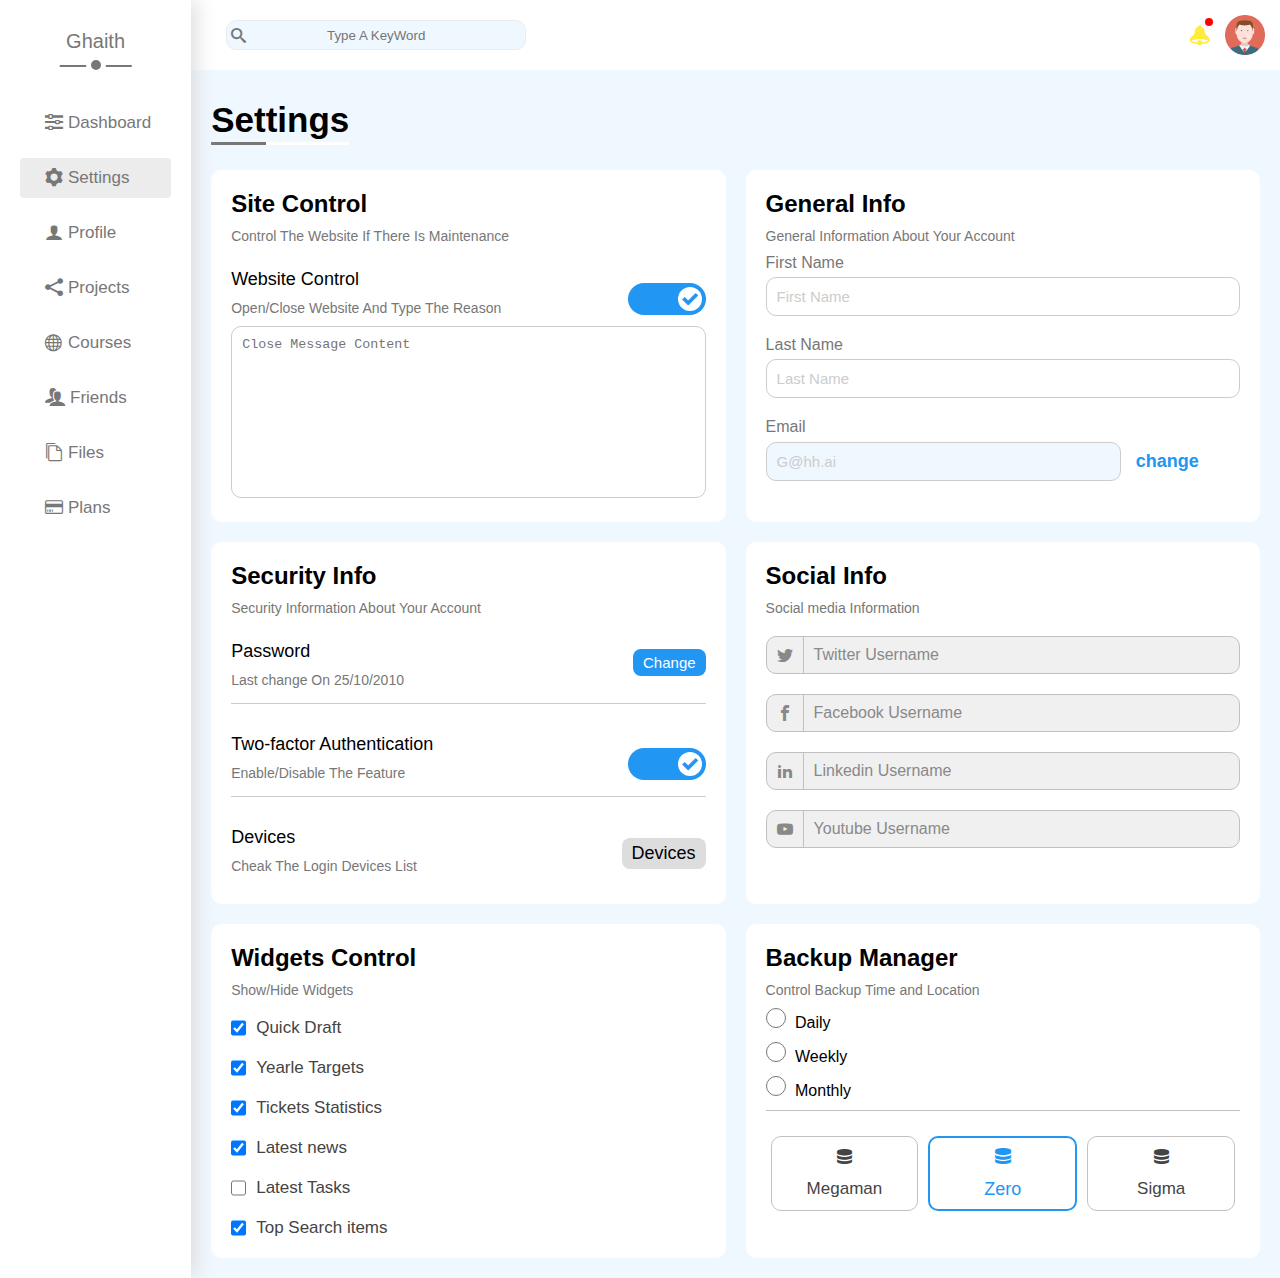
<file: settings.html>
<!DOCTYPE html>
<html lang="en">

<head>
  <meta charset="UTF-8">
  <meta http-equiv="X-UA-Compatible" content="IE=edge">
  <meta name="viewport" content="width=device-width, initial-scale=1.0">
  <title>Document</title>
  <link rel="stylesheet" href="icon/style.css" />
  <link rel="stylesheet" href="css/main.css" />
  <link rel="stylesheet" href="css/settings.css" />
</head>

<body>
  <section>
    <div class="container">
      <p class="logo">Ghaith</p>
      <ul>
        <li> <a href="index.html" ><i class="icon-equalizer"></i>
            <p>Dashboard</p>
          </a></li>
        <li class="acsettng"> <a href="settings.html"><i class="icon-cog"></i>
            <p>Settings</p>
          </a>
        </li>
        <li>
          <a href="profile.html"><i class="icon-user"></i>
            <p>Profile</p>
          </a>
        </li>
        <li>
      <a href="projects.html"><i class="icon-share2"></i>
        <p>Projects</p>
      </a>
        </li>
        <li>
      <a href="courses.html"><i class="icon-sphere"></i>
        <p>Courses</p>
      </a>
        </li>
        <li>
      <a href="friends.html"><i class="icon-users"></i>
        <p>Friends</p>
      </a>
        </li>
        <li>
      <a href="fils.html"><i class="icon-files-empty"></i>
        <p>Files</p>
      </a>
        </li>
        <li>
      <a href="plans.html"><i class="icon-credit-card"></i>
        <p>Plans</p>
      </a>
        </li>
      </ul>
    </div>
    <div class="nav">
      <div class="header">
        <div class="serch">
          <i class="icon-search"></i>
          <input type="text" placeholder="Type A KeyWord">
        </div class="serch">
        <div class="img">
          <i class="icon-bell"></i>
          <img src="images/avatar.png" alt="">
        </div>
      </div>
      <div class="settings">
        <h1>Settings</h1>
        <div class="containerr">
          <div class="box">
            <h2>Site Control</h2>
            <span>Control The Website If There Is Maintenance</span>
            
            <div class="text">
<div>
                <p>Website Control</p>
                <span>Open/Close Website And Type The Reason</span>
</div>
              <label>
              <input class="toggel_ckeckbox" type="checkbox" checked>
              <div class="toggel_swetch"></div>
              </label>
            </div>
            <textarea  cols="30" rows="10" placeholder="Close Message Content"></textarea>
          </div>
          <div class="box">
            <h2>General Info</h2>
            <span>General Information About Your Account</span>
            <div class="input-check">
              <label for="first-name">First Name</label>
              <input type="text" placeholder="First Name" id="first-name" >
              <label for="last-name">Last Name</label>
              <input type="text"  id="last-name" placeholder="Last Name">
              <div class="change">
                <label for="mail">Email</label>
                <input type="email" name="" id="mail" placeholder="G@hh.ai">
                <input class="submit" type="submit" value="change">
              </div>
            </div>
          </div>
          <div class="box">
            <h2>Security Info</h2>
            <span>Security Information About Your Account</span>
<div class="info_main">
              <div class="info">
                <div class="content">
                  <p>Password</p>
                  <span>Last change On 25/10/2010</span>
                </div>
                <input type="submit" value="Change" class="change">
              </div>
              <div class="info">
                <div class="content">
                  <p>Two-factor Authentication</p>
                  <span>Enable/Disable The Feature</span>
                </div>
              <label>
              <input class="toggel_ckeckbox" type="checkbox" checked>
              <div class="toggel_swetch"></div>
              </label>
              </div>
              <div class="info">
                <div class="content">
                  <p>Devices</p>
                  <span>Cheak The Login Devices List</span>
                </div>
                <p class="devic">Devices</p>
              </div>
</div>
          </div>
          <div class="box">
            <h2>Social Info</h2>
            <span>Social media Information</span>
            <div class="soshal">
              <div class="soch">
                <i class="icon-twitter"></i>
                <p>Twitter Username</p>
              </div>
              <div class="soch">
                <i class="icon-facebook"></i>
                <p>Facebook Username</p>
              </div>
              <div class="soch">
                <i class="icon-linkedin2"></i>
                <p>Linkedin Username</p>
              </div>
              <div class="soch">
                <i class="icon-youtube"></i>
                <p>Youtube Username</p>
              </div>
            </div>
          </div>
          <div class="box">
            <h2>Widgets Control</h2>
            <span>Show/Hide Widgets</span>
            <div class="control">
              <div class="cont">
                                <input type="checkbox" checked id="quick">
                <label for="quick">Quick Draft</label>

              </div>
              <div class="cont">
                <input type="checkbox" checked id="yearle">
                <label for="yearle">Yearle Targets</label>
                
              </div>
              <div class="cont">
                <input type="checkbox" checked id="tickets">
                <label for="tickets">Tickets Statistics</label>
                
              </div>
              <div class="cont">
                 <input type="checkbox" checked id="latest">
                <label for="latest">Latest news</label>
               
              </div>
              <div class="cont">
                <input type="checkbox"  id="tasks" >
                <label for="tasks">Latest Tasks</label>
                
              </div>
              <div class="cont">
                <input type="checkbox" checked id="top">
                <label for="top">Top Search items</label>
                
              </div>
            </div>
          </div>
          <div class="box">
            <h2>Backup Manager</h2>
            <span>Control Backup Time and Location</span>
            <div class="back">
              <input type="radio" id="daily">
              <label for="daily">Daily</label>
            </div>
            <div class="back">
              <input type="radio" id="weekly">
              <label for="weekly">Weekly</label>
            </div>
            <div class="back">
              <input type="radio" id="monthly">
              <label for="monthly">Monthly</label>
            </div>
            <div class="backup">
              <div class="up">
                <i class="icon-database"></i>
                <p>Megaman</p>
              </div>
              <div class="up active1">
                <i class="icon-database"></i>
                <p>Zero</p>
              </div>
              <div class="up">
                <i class="icon-database"></i>
                <p>Sigma</p>
              </div>
            </div>
          </div>
        </div>
      </div>
  </section>

</body>

</html>
</file>
<file: icon/style.css>
@font-face {
  font-family: 'icomoon';
  src:  url('fonts/icomoon.eot?oei8rc');
  src:  url('fonts/icomoon.eot?oei8rc#iefix') format('embedded-opentype'),
    url('fonts/icomoon.ttf?oei8rc') format('truetype'),
    url('fonts/icomoon.woff?oei8rc') format('woff'),
    url('fonts/icomoon.svg?oei8rc#icomoon') format('svg');
  font-weight: normal;
  font-style: normal;
  font-display: block;
}

[class^="icon-"], [class*=" icon-"] {
  /* use !important to prevent issues with browser extensions that change fonts */
  font-family: 'icomoon' !important;
  speak: never;
  font-style: normal;
  font-weight: normal;
  font-variant: normal;
  text-transform: none;
  line-height: 1;

  /* Better Font Rendering =========== */
  -webkit-font-smoothing: antialiased;
  -moz-osx-font-smoothing: grayscale;
}

.icon-images:before {
  content: "\e90e";
}
.icon-book:before {
  content: "\e91f";
}
.icon-books:before {
  content: "\e920";
}
.icon-library:before {
  content: "\e921";
}
.icon-files-empty:before {
  content: "\e925";
}
.icon-folder-open:before {
  content: "\e930";
}
.icon-coin-dollar:before {
  content: "\e93b";
}
.icon-credit-card:before {
  content: "\e93f";
}
.icon-phone:before {
  content: "\e942";
}
.icon-envelop:before {
  content: "\e945";
}
.icon-bell:before {
  content: "\e951";
}
.icon-database:before {
  content: "\e964";
}
.icon-bubbles2:before {
  content: "\e96d";
}
.icon-user:before {
  content: "\e971";
}
.icon-users:before {
  content: "\e972";
}
.icon-search:before {
  content: "\e986";
}
.icon-equalizer:before {
  content: "\e992";
}
.icon-cog:before {
  content: "\e994";
}
.icon-stats-dots:before {
  content: "\e99b";
}
.icon-bin:before {
  content: "\e9ac";
}
.icon-download2:before {
  content: "\e9c5";
}
.icon-sphere:before {
  content: "\e9c9";
}
.icon-star-full:before {
  content: "\e9d9";
}
.icon-heart:before {
  content: "\e9da";
}
.icon-wink:before {
  content: "\e9e7";
}
.icon-info:before {
  content: "\ea0c";
}
.icon-cancel-circle:before {
  content: "\ea0d";
}
.icon-cross:before {
  content: "\ea0f";
}
.icon-checkmark:before {
  content: "\ea10";
}
.icon-share2:before {
  content: "\ea82";
}
.icon-facebook:before {
  content: "\ea90";
}
.icon-twitter:before {
  content: "\ea96";
}
.icon-youtube:before {
  content: "\ea9d";
}
.icon-linkedin2:before {
  content: "\eaca";
}
.icon-file-pdf:before {
  content: "\eadf";
}
.icon-file-word:before {
  content: "\eae1";
}
</file>
<file: css/main.css>
* {
  box-sizing: border-box;
  margin: 0;
  padding: 0;
}
:root {
  --color: #ececec;
  --color_Text: #777;
}

.box {
  border-radius: 10px;
  -webkit-border-radius: 10px;
  -moz-border-radius: 10px;
  -ms-border-radius: 10px;
  -o-border-radius: 10px;
  background-color: white;
}
 h1 {
  margin: 10px 0 30px 0;
  position: relative;
  width: fit-content;
  font-size: 35px;
}
 h1::before {
  content: "";
  width: 100%;
  height: 3px;
  background-color: white;
  position: absolute;
  bottom: -5px;
  left: 0;
}
 h1::after {
  content: "";
  width: 40%;
  height: 3px;
  background-color: var(--color_Text);
  position: absolute;
  bottom: -5px;
  left: 0;
}

body {
  background-color: aliceblue;
  font-family: sans-serif;
}
section {
  display: flex;
}

section .container {
  width: 200px;
  min-height: 100vh;
  background-color: white;
  box-shadow: 5px 0px 20px 0 #ddd;
  padding: 5px;
  z-index: 1;
}

.logo {
  margin: 25px 0 50px;
  text-align: center;
  font-size: 20px;
  position: relative;
  color: var(--color_Text);
}
.logo::before {
  content: "";
  width: 40%;
  height: 2px;
  background-color: var(--color_Text);
  position: absolute;
  bottom: -14px;
  left: 50%;
  transform: translateX(-50%);
  -webkit-transform: translateX(-50%);
  -moz-transform: translateX(-50%);
  -ms-transform: translateX(-50%);
  -o-transform: translateX(-50%);
}
.logo::after {
  content: "";
  width: 10px;
  height: 10px;
  background-color: var(--color_Text);
  position: absolute;
  bottom: -22px;
  border: 5px solid white;
  left: 50%;
  transform: translateX(-50%);
  -webkit-transform: translateX(-50%);
  -moz-transform: translateX(-50%);
  -ms-transform: translateX(-50%);
  -o-transform: translateX(-50%);
  border-radius: 50%;
  -webkit-border-radius: 50%;
  -moz-border-radius: 50%;
  -ms-border-radius: 50%;
  -o-border-radius: 50%;
}
@media(max-width:767px){
  section .container{
    width: 50px;
  }
  .logo{
    font-size: 14px;
  }
  .logo::before,
  .logo::after{
    display: none;
  }
}
ul{
  list-style: none;
}
li {

  margin: 15px;
  text-decoration: none;
  transition: 0.1s;
  -webkit-transition: 0.1s;
  -moz-transition: 0.1s;
  -ms-transition: 0.1s;
  -o-transition: 0.1s;
  cursor: pointer;
}
li a{
  display: flex;
  text-decoration: none;
    padding: 10px 20px;
}

@media(max-width:767px){
  li{
    padding: 10px 0;
  }
}

li:hover {
  background-color: rgba(68, 68, 68, 0.1);
  border-radius: 4px;
  -webkit-border-radius: 4px;
  -moz-border-radius: 4px;
  -ms-border-radius: 4px;
  -o-border-radius: 4px;
}

li i {
  color: var(--color_Text);
  padding: 0 5px;
  font-size: 18px;
}
li p {
  color: var(--color_Text);
  font-size: 17px;
}
@media(max-width:767px){
  ul{
    display: flex;
    flex-direction: column;
    justify-content: center;
    align-items: center;
  }
  li{
    margin: 15px 0;
  }
  li a{
    padding: 0;
  }
  li p{
    display: none;
  }
}
.nav {
  width: 100%;
}
.header {
  display: flex;
  width: 100%;
  justify-content: space-between;
  height: 70px;
  background-color: white;
  align-items: center;
  padding: 5px;
  position: relative;
}
.header .serch input {
  width: 300px;
  height: 30px;
  border: 1px solid var(--color);
  border-radius: 10px;
  -webkit-border-radius: 10px;
  -moz-border-radius: 10px;
  -ms-border-radius: 10px;
  -o-border-radius: 10px;
  text-align: center;
  background-color: aliceblue;
  color: var(--color_Text);
  margin: 0 0 0 30px;
}
@media(max-width:767px){
  .header .serch input{
    width: 150px;
  }
}
.header .serch input:focus {
  outline: none;
}
.header .serch i {
  position: absolute;
  top: 28px;
  left: 40px;
  font-size: 15px;
  color: var(--color_Text);
  cursor: pointer;
}
.img {
  margin: 0 10px 0 0;
  display: flex;
  justify-content: center;
  align-items: center;
  gap: 15px;
  position: relative;
}
.img i {
  color: #ffeb3b;
  font-size: 20px;
  cursor: pointer;
}

.img img {
  width: 40px;
}
.img::before {
  content: "";
  width: 8px;
  height: 8px;
  background-color: red;
  border-radius: 50%;
  position: absolute;
  top: 3px;
  left: 15px;
  -webkit-border-radius: 50%;
  -moz-border-radius: 50%;
  -ms-border-radius: 50%;
  -o-border-radius: 50%;
}

.containerr {
  display: grid;
  grid-template-columns: repeat(auto-fill, minmax(350px, 1fr));
  gap: 20px;
}

.containerr .box {
  background-color: white;
}
</file>
<file: css/dashbord.css>
* {
  box-sizing: border-box;
  margin: 0;
  padding: 0;
}

:root {
  --color: #ececec;
  --color_Text: #777;
}

.box {
  border-radius: 10px;
  -webkit-border-radius: 10px;
  -moz-border-radius: 10px;
  -ms-border-radius: 10px;
  -o-border-radius: 10px;
}

body {
  background-color: aliceblue;
  font-family: sans-serif;
}
section {
  display: flex;
}

.acdash{
    background-color: rgba(68, 68, 68, 0.1);
  border-radius: 4px;
  -webkit-border-radius: 4px;
  -moz-border-radius: 4px;
  -ms-border-radius: 4px;
  -o-border-radius: 4px;
}
.nav {
  width: 100%;
}
.dachboard {
      padding: 20px;
}
@media(max-width:767px){
  .dachboard {
    padding: 10px;
  }
}
.dachboard .welcome {
  display: flex;
  justify-content: space-between;
}
.dachboard .box .welcome img {
  width: 200px;
}
.box .welcome {
  background-color: var(--color);
  padding: 10px;
  border-radius: 10px 10px 0 0;
}
.box .welcome p {
  font-size: 30px;
  font-weight: bold;
  margin: 5px;
}
.box .welcome p span {
  font-size: 18px;
  color: var(--color_Text);
}

.dachboard .box .name img {
  width: 50px;
  transform: translate(20px, -25px);
  border: 5px solid white;
  border-radius: 50%;
}

.box .name .user {
  display: flex;
  justify-content: space-evenly;
  align-items: center;
  border-bottom: 1px solid var(--color);
  border-top: 1px solid var(--color);
}
.box .name .user p {
  font-size: 20px;
  padding: 20px 0 10px;
  text-align: center;
}
.box .name .user p span {
  color: #6b6b6b;
  line-height: 3;
  font-size: 15px;
}
.put {
  display: flex;
  justify-content: flex-end;
}
.name .put button {
  margin: 20px 20px 80px 50px;
  padding: 10px 20px;
  border-radius: 10px;
  border: 1px solid var(--color);
  cursor: pointer;
  background-color: #2196f3;
  color: white;
  font-size: 17px;
}

/* 2 */
.qu {
  padding: 10px 10px 10px 20px;
  font-size: 25px;
  font-weight: bold;
}
.box .wr {
  padding: 0 10px 10px 20px;
  color: var(--color_Text);
}
.box .text {
  display: flex;
  flex-direction: column;
}
.box .text input {
  width: 90%;
  margin: 20px auto;
  height: 50px;
  background-color: var(--color);
  border: none;
  border-radius: 10px;
  padding: 5px;
}
.box .text textarea {
  background-color: var(--color);
  width: 90%;
  margin: 0 auto;
  border: none;
  border-radius: 10px;
  resize: none;
  padding: 5px;
}
.box .text input,
.box .text textarea:focus {
  outline: none;
}

.box .put button {
  margin: 20px 20px 80px 50px;
  padding: 5px 10px;
  border-radius: 10px;
  border: 1px solid #ccc;
  cursor: pointer;
  background-color: #2196f3;
  color: white;
  font-size: 17px;
  transition: 0.2s;
  -webkit-transition: 0.2s;
  -moz-transition: 0.2s;
  -ms-transition: 0.2s;
  -o-transition: 0.2s;
}
.box .put button:hover {
  transform: scale(1.1);
  -webkit-transform: scale(1.1);
  -moz-transform: scale(1.1);
  -ms-transform: scale(1.1);
  -o-transform: scale(1.1);
}

/* 2 */
/* 3 */

.box .targt {
  display: flex;
  margin: 30px 20px;
}
.box .targt i {
  font-size: 30px;
  color: #2196f3;
  padding: 25px;
  background-color: #2195f34d;
  border-radius: 5px;
  -webkit-border-radius: 5px;
  -moz-border-radius: 5px;
  -ms-border-radius: 5px;
  -o-border-radius: 5px;
}
.box .targt .trg {
  flex: 1;
}
.box .targt .trg p {
  padding: 10px 15px;
  color: var(--color_Text);
  font-size: 15px;
}
.box .targt .trg span {
  font-size: 18px;
  padding: 0 0 0 10px;
  font-weight: bold;
}
.box .targt .trg .progres {
  position: relative;
  width: 100%;
  height: 5px;
  margin: 10px 10px 0;
  background-color: #2195f34d;
  border-radius: 5px;
}
.box .targt .trg .progres span {
  background-color: #2196f3;
  position: absolute;
  left: 0;
  top: 0;
  height: 100%;
  border-radius: 5px;
}
.box .orng i {
  color: #ff9800;
  background-color: rgb(255 152 0 / 30%);
}
.box .orng .trg .progres {
  background-color: rgb(255 152 0 / 30%);
}
.box .orng .trg .progres span {
  background-color: #ff9800;
}
.box .green i {
  color: #4caf50;
  background-color: rgb(76 175 80 / 30%);
}
.box .green .trg .progres {
  background-color: rgb(76 175 80 / 30%);
}
.box .green .trg .progres span {
  background-color: #4caf50;
}

.box .targt .trg .progres span::before {
  content: attr(data-year);
  position: absolute;
  top: -35px;
  right: -13px;
  background-color: red;
  border-radius: 5px;
  padding: 3px;
  color: white;
  font-size: 12px;
  font-weight: 100;
  -webkit-border-radius: 5px;
  -moz-border-radius: 5px;
  -ms-border-radius: 5px;
  -o-border-radius: 5px;
}
.box .blue .trg .progres span::before {
  background-color: #2196f3;
}
.box .orng .trg .progres span::before {
  background-color: #ff9800;
}
.box .green .trg .progres span::before {
  background-color: #4caf50;
}
.box .targt .trg .progres span::after {
  content: "";
  position: absolute;
  top: -16px;
  right: -5px;
  border-width: 7px;
  border-style: solid;
  border-color: red transparent transparent transparent;
}
.box .blue .trg .progres span::after {
  border-color: #2196f3 transparent transparent transparent;
}
.box .orng .trg .progres span::after {
  border-color: #ff9800 transparent transparent transparent;
}
.box .green .trg .progres span::after {
  border-color: #4caf50 transparent transparent transparent;
}

/* 3 */
/* 4 */
.test {
  padding: 10px;
}
.box .main_box {
  display: flex;
  flex-wrap: wrap;
  gap: 10px;
}
.box .main_box .min_box {
  border: 1px solid #ccc;
  width: calc(50% - 5px);
  padding: 10px 0;
  border-radius: 10px;
  display: flex;
  flex-direction: column;
  justify-content: center;
  align-items: center;
}
.box .main_box .min_box i {
  font-size: 25px;
  margin: 10px;
}
.box .main_box .min_box span {
  font-size: 25px;
  font-weight: bold;
}
.box .main_box .min_box p {
  font-size: 15px;
  color: var(--color_Text);
  margin: 5px;
}
.icon-book {
  color: #ff9800;
}
.icon-library {
  color: #2196f3;
}
.icon-checkmark {
  color: #4caf50;
}
.icon-cancel-circle {
  color: red;
}
.box .no {
  padding: 0 0 10px 0;
}
.box .noo {
  padding: 0 0 30px 0;
}
/* 4 */
/* 5 */
.box .box_main .box_min .imgs_text img {
  width: 70px;
  border-radius: 5px;
  -webkit-border-radius: 5px;
  -moz-border-radius: 5px;
  -ms-border-radius: 5px;
  -o-border-radius: 5px;
}
.box .box_main {
  display: flex;
  flex-direction: column;
  padding: 20px 10px;
}
.box .box_main:not(:last-child) {
  border-bottom: 1px solid #ccc;
}
.box .box_main .box_min {
  display: flex;
  justify-content: space-between;
  align-items: center;
}
.box .box_main .box_min .imgs_text {
  display: flex;
}
.box .box_main .box_min .imgs_text p {
  margin: 5px 0 0 10px;
  font-size: 18px;
  font-weight: bold;
}
.box .box_main .box_min .imgs_text span {
  margin: 5px 0 0 10px;
  font-size: 12px;
  color: var(--color_Text);
}
.box .box_main .box_min .days p {
  font-size: 13px;
  padding: 5px;
  background-color: #ddd;
  border-radius: 10px;
}
/* 5 */
/* 6 */
.box .tasks {
  display: flex;
  flex-direction: column;
}
.box .tasks .task {
  display: flex;
  padding: 10px;
  justify-content: space-between;
  align-items: center;
}
.box .tasks .task:not(:last-child) {
  border-bottom: 1px solid #ccc;
}
.box .tasks .task i {
  color: var(--color_Text);
  cursor: pointer;
  font-size: 18px;
  transition: 0.2s;
  -webkit-transition: 0.2s;
  -moz-transition: 0.2s;
  -ms-transition: 0.2s;
  -o-transition: 0.2s;
}
.box .tasks .task i:hover {
  color: red;
  transform: scale(1.1);
  -webkit-transform: scale(1.1);
  -moz-transform: scale(1.1);
  -ms-transform: scale(1.1);
  -o-transform: scale(1.1);
}
.box .tasks .task div p {
  font-weight: bold;
  margin: 0 0 5px 0;
}
.box .tasks .task div span {
  color: var(--color_Text);
  font-size: 15px;
}
.black {
  color: rgb(0 0 0 / 40%);
  text-decoration-line: line-through;
}
.box .tasks .task .bla {
  color: rgb(119 119 119 / 40%);
  text-decoration-line: line-through;
}
/* 6 */
/* 7 */
.box .box_main .box_minn {
  display: flex;
  justify-content: space-between;
  align-items: center;
  margin: 15px 10px;
}
.box .box_main .box_minn p {
  font-size: 17px;
  font-weight: bold;
}
.box .box_main .box_minn span {
  padding: 5px 10px;
  background-color: var(--color);
  border-radius: 10px;
  color: #444;
}
.box .box_main .min {
  color: var(--color_Text);
}
.box .box_main .min span {
  background: none;
}
/* 7 */
/* 8 */
.box .box_main .content img {
  width: 40px;
}
.box .box_main .content {
  display: flex;
  justify-content: space-between;
  align-items: center;
  padding: 10px 0;
}
.box .box_main .content .text {
  display: flex;
  align-items: center;
  flex-direction: row;
  gap: 10px;
}
.box .box_main .content .text p {
  font-size: 15px;
  font-weight: 500;
}
.box .box_main .content .text span {
  color: var(--color_Text);
  font-size: 14px;
}
.box .box_main .content h4 {
  padding: 5px 10px;
  font-size: 15px;
  font-weight: 100;
  background-color: var(--color);
  border-radius: 10px;
  color: #444;
}
/* 8 */
/* 9 */
.box .last {
  padding: 0 20px 20px 20px;
}
.box .var {
  position: relative;
}
.box .var::before {
  content: "";
  width: 3px;
  height: 100%;
  position: absolute;
  left: 6px;
  top: 0;
  background-color: #2196f3;
}
.box .last p {
  margin: 30px;
  position: relative;
}
.box .last p::before {
    content: "";
    width: 26px;
    height: 26px;
    background-color: white;
    border: 3px solid #2196f3;
    position: absolute;
    left: -38px;
    top: 50%;
    transform: translateY(-50%);
    -webkit-transform: translateY(-50%);
    -moz-transform: translateY(-50%);
    -ms-transform: translateY(-50%);
    -o-transform: translateY(-50%);
    border-radius: 50%;
    z-index: 10;
}
.box .last p::after {
    content: "";
    width: 23px;
    height: 23px;
    background-color: #2196f3;
    position: absolute;
    left: -34px;
    top: 50%;
    transform: translateY(-50%);
    -webkit-transform: translateY(-50%);
    -moz-transform: translateY(-50%);
    -ms-transform: translateY(-50%);
    -o-transform: translateY(-50%);
    border-radius: 50%;
    z-index: 10;
}
.box .last .test1::after {
  animation: move 1.5s linear infinite alternate;
  -webkit-animation: move 1.5s linear infinite alternate;
  z-index: 100;
  background-color: #2196f3;
}
@keyframes move{
  0%{
    opacity: 1;
  }
  50%{
    opacity: 0;
  }
  100%{
    opacity: 1;
  }
}
.box .last .test2::before {
  background-color: white;
  z-index: 100;
}
.box .last .imgpro{
 width: 100%;
    display: flex;
    justify-content: flex-end;
}
.box .last .imgpro img{
      width: 130px;
    opacity: 0.5;
}
/* 9 */
/* 10 */
.box .remin {
  padding: 0 20px 20px 20px;
}
.box .remin .rem {
  margin: 20px 0 20px 30px;
  position: relative;
}
.box .remin .rem p {
  margin-bottom: 10px;
  font-size: 17px;
  font-weight: bold;
}
.box .remin .rem span {
  font-size: 15px;
  color: var(--color_Text);
}
.box .remin .rem::before {
  content: "";
  width: 3px;
  height: 100%;
  background-color: #00bcd4;
  position: absolute;
  left: -10px;
  top: 0;
}
.box .remin .rem::after {
  content: "";
  width: 20px;
  height: 20px;
  background-color: #00bcd4;
  position: absolute;
  left: -40px;
  top: 50%;
  transform: translateY(-50%);
  -webkit-transform: translateY(-50%);
  -moz-transform: translateY(-50%);
  -ms-transform: translateY(-50%);
  -o-transform: translateY(-50%);
  border-radius: 50%;
}
.box .remin .r1::before {
  background-color: #2196f3;
}
.box .remin .r1::after {
  background-color: #2196f3;
}
.box .remin .r2::before {
  background-color: #4caf50;
}
.box .remin .r2::after {
  background-color: #4caf50;
}
.box .remin .r3::before {
  background-color: #ff9800;
}
.box .remin .r3::after {
  background-color: #ff9800;
}
.box .remin .r4::before {
  background-color: red;
}
.box .remin .r4::after {
  background-color: red;
}
/* 10 */
/* 11 */
.box .post_main{
  padding: 20px;
}
.box .post{
  padding-bottom: 20px;
    display: flex;
    gap: 15px;
    align-items: center;
}
.box .post img{
width: 50px;
}

.box .post .post_text p{
    font-size: 18px;
    font-weight: bold;
    margin-bottom: 5px;
}
.box .post .post_text span{
    font-size: 15px;
    color: var(--color_Text);
}
.box .post_main .text_cont{
  font-size: 15px;
    padding: 15px 0;
    line-height: 2;
    border-top: 1px solid var(--color);
    border-bottom: 1px solid var(--color);
}
.box .post_main .post_icon{
      display: flex;
    justify-content: space-between;
    padding: 20px 0 10px 0;
}
.box .post_main .post_icon .icon-post{
display: flex;
    align-items: center;
    gap: 5px;
}
.box .post_main .post_icon .icon-post i{
  font-size: 15px;
    color: var(--color_Text);
}
.box .post_main .post_icon .icon-post span{
  font-size: 15px;
    color: var(--color_Text);
}
/* 11 */
/* 12 */
.box .media{
  padding: 20px;
}
.box .media .med{
  display: flex;
    justify-content: space-between;
    align-items: center;
    margin-bottom: 10px;
}
.box .media .med .med_icon{
display: flex;
    gap: 15px;
    align-items: center;
}
.box .media .med .med_icon i{
    font-size: 25px;
    padding: 20px;
    background-color: red;
    color: white;
}
.box .media .med .med_icon p{
font-size: 16px;
}
.box .media span{
    padding: 5px 10px;
    font-size: 16px;
    color: white;
    margin-right: 10px;
    border-radius: 10px;
    cursor: pointer;
    transition: 0.2s;
    -webkit-transition: 0.2s;
    -moz-transition: 0.2s;
    -ms-transition: 0.2s;
    -o-transition: 0.2s;
}
.box .media span:hover{
  transform: scale(1.1);
  -webkit-transform: scale(1.1);
  -moz-transform: scale(1.1);
  -ms-transform: scale(1.1);
  -o-transform: scale(1.1);
}
.box .media .med:first-child{
  background-color: rgb(3 169 244 / 20%);
}
.box .media .med:first-child i{
  background-color: #00bcd4;
}
.box .media .med:first-child p{
  color: #00bcd4;
}
.box .media .med:first-child span{
  background-color: #00bcd4;
}
.box .media .med:nth-child(2){
  background-color: rgb(33 150 243 / 20%);
}
.box .media .med:nth-child(2) i{
background-color: #2196f3;
}
.box .media .med:nth-child(2) p{
color: #2196f3;
}
.box .media .med:nth-child(2) span{
background-color: #2196f3;
}
.box .media .med:nth-child(3){
  background-color: rgb(255 0 0 / 20%);
}
.box .media .med:nth-child(3) i{
background-color: red;
}
.box .media .med:nth-child(3) p{
color: red;
}
.box .media .med:nth-child(3) span{
background-color: red;
}
.box .media .med:last-child{
  background-color: rgb(0 188 212 / 20%);
}
.box .media .med:last-child i{
  background-color: #03a9f4;
}
.box .media .med:last-child p{
color: #03a9f4;
}
.box .media .med:last-child span{
background-color: #03a9f4;
}
/* 12 */

tbody tr td img{
    width: 50px;
    height: 50px;
    padding: 2px;
    background-color: white;
    border-radius: 50%;
}
tbody tr td img:not(:first-child){
  margin-left: -30px;
}
.tibl{
      width: 100%;
    margin: 20px 0;
    background-color: white;
    border-radius: 10px;
}
.tibl table{
  width: 100%;
  padding: 10px;
  border-spacing: 0;
}
.tibl thead{
      background-color: var(--color);
      
}
.tibl thead td{
    padding: 15px;
    font-weight: bold;
    font-size: 17px;
}
.tibl tbody td{
    padding: 10px;
    border-bottom: 1px solid var(--color);
    border-left: 1px solid var(--color);
    transition: 0.2s;
    -webkit-transition: 0.2s;
    -moz-transition: 0.2s;
    -ms-transition: 0.2s;
    -o-transition: 0.2s;
}

.tibl tbody tr:hover td{
  background-color: #eee;
}
.tibl tbody td:last-child{
  border-right: 1px solid var(--color);
}
.tibl tbody .ta{
  text-align: center;
    color: white;
    font-size: 17px;
    font-weight: bold;
}
.tibl tbody .ta span{
  padding: 5px 10px;
  border-radius: 10px;
  -webkit-border-radius: 10px;
  -moz-border-radius: 10px;
  -ms-border-radius: 10px;
  -o-border-radius: 10px;
}
.tibl tbody .orang span{
background-color: #ff9800;
}
.tibl tbody .blue span{
background-color: #2196f3;
}
.tibl tbody .green span{
  background-color: #4caf50;
}
.tibl tbody .red span{
  background-color: red;
}

@media(max-width:1000px){
.tibl {
  display: none;
}
}
</file>
<file: css/courses.css>
.courses {
  padding: 20px;
}

.accours{
  background-color: rgba(68, 68, 68, 0.1);
  border-radius: 4px;
  -webkit-border-radius: 4px;
  -moz-border-radius: 4px;
  -ms-border-radius: 4px;
  -o-border-radius: 4px;
}

.containeres {
  display: grid;
  grid-template-columns: repeat(auto-fill, minmax(200px, 1fr));
  gap: 20px;
  padding: 0;
}
.box {
  position: relative;
  background-color: white;
  z-index: -2;
}
.box img {
  width: 100%;
}
.box h4 {
  padding: 20px 0 20px 10px;
  font-size: 15px;
}
.box p {
      padding: 0 10px 20px;
    font-size: 14px;
    color: var(--color_Text);
    line-height: 1.7;
}
.box .test{
  display: flex;
    justify-content: center;
    position: relative;
}
.box span {
  font-size: 14px;
    background-color: #2196f3;
    color: white;
    padding: 5px 10px;
    border-radius: 10px;

}
.box .test::before{
  content: "";
  width: 100%;
  height: 1px;
    background-color: #ddd;
  position: absolute;
  left: 0;
  top: 50%;
  transform: translateY(-50%);
  -webkit-transform: translateY(-50%);
  -moz-transform: translateY(-50%);
  -ms-transform: translateY(-50%);
  -o-transform: translateY(-50%);
  z-index: -1;
}
.box .icon {
  display: flex;
    justify-content: space-between;
    align-items: center;
    padding: 10px;
}
.box .icon i{
  font-size: 14px;
    color: var(--color_Text);
}

.box .icon img {
  width: 50px;
  border-radius: 50%;
  -webkit-border-radius: 50%;
  -moz-border-radius: 50%;
  -ms-border-radius: 50%;
  -o-border-radius: 50%;
  position: absolute;
  top: 10px;
  left: 10px;
}
</file>
<file: css/fils.css>
.acfils{
    background-color: rgba(68, 68, 68, 0.1);
  border-radius: 4px;
  -webkit-border-radius: 4px;
  -moz-border-radius: 4px;
  -ms-border-radius: 4px;
  -o-border-radius: 4px;
}

.files{
  padding: 20px;
}

.files  .containers{
  display: grid;
  grid-template-columns: repeat(auto-fill , minmax(180px ,1fr));
  gap: 20px;
}
.box{
  padding: 10px !important;
  transition: 0.2s;
  -webkit-transition: 0.2s;
  -moz-transition: 0.2s;
  -ms-transition: 0.2s;
  -o-transition: 0.2s;
}
.box:hover{
  background-color: #eee;
  cursor: pointer;
}
.box .icon i{
    font-size: 14px;
    color: var(--color_Text);
    cursor: pointer;
}
.box .imgs{
  display: flex;
    flex-direction: column;
    justify-content: center;
    align-items: center;
    gap: 10px;
}
.box .imgs img{
    width: 60px;
}
.box .imgs p{
    font-size: 14px;
    padding-bottom: 10px;
}
.box span{
font-size: 13px;
    color: var(--color_Text);
    padding-bottom: 10px;
    display: block;
}
.box .content{
    display: flex;
    justify-content: space-between;
    align-items: center;
    padding: 10px 0 0;
    border-top: 1px solid var(--color);
}
.box .content span{
  padding:0;
}
.stats{
  background-color: white;
  padding:20px;
  border-radius: 10px;
  -webkit-border-radius: 10px;
  -moz-border-radius: 10px;
  -ms-border-radius: 10px;
  -o-border-radius: 10px;
  margin: 20px 0 0 ;
}
.stats h2{
padding: 0 0 20px;
}

.stats .contents .text{
    display: flex;
    justify-content: space-between;
    align-items: center;
    margin: 10px 0 0;
    padding: 10px;
    border: 1px solid var(--color);
    border-radius: 5px;
    transition: 0.2s;
    -webkit-transition: 0.2s;
    -moz-transition: 0.2s;
    -ms-transition: 0.2s;
    -o-transition: 0.2s;
}
.stats .contents .text:hover{
  background-color: #eee;
}
.stats .contents .text .test_main{
    display: flex;
    gap: 10px;
}
.stats .contents .text .test_main .fild{
justify-content: center;
    display: flex;
    align-items: center;
    flex-direction: column;
}
.stats .contents .text .test_main i{
padding: 25px 30px;
    background-color: red;
    display: flex;
    align-items: center;
    font-size: 25px;
}
.stats .contents .text .blue i{
  background-color: rgb(33 150 243 / 30%);
  color: #2196f3;
}
.stats .contents .text .green i{
  background-color: rgb(76 175 80 / 30%);
  color: #4caf50;
}
.stats .contents .text .red i{
background-color: rgb(255 0 0 / 30%);
color: red;
}
.stats .contents .text .orange i{
background-color: rgb(255 152 0 / 30%);
color: #ff9800;
}

.stats .contents .text .test_main .fild p{
    font-size: 18px;
margin-bottom: 10px;
}
.stats .contents .text .test_main .fild span{
    padding: 0;
    font-size: 14px;
}
.stats .uplode{
    display: flex;
    justify-content: center;
    align-items: center;
    margin: 20px 0 0;
}
.stats .uplode .up{
padding: 10px;
    background-color: #2196f3;
    display: flex;
    border-radius: 10px;
    cursor: pointer;
}
.stats .uplode i{
    margin-right: 10px;
    color: white;
    font-weight: bold;
}
.stats .uplode button{
background: no-repeat;
    border: initial;
    font-size: 18px;
    color: white;
    cursor: pointer;
}


.stats span{
    color: var(--color_Text);
    font-size: 14px;
}
</file>
<file: css/freind.css>
.acfrind{
    background-color: rgba(68, 68, 68, 0.1);
  border-radius: 4px;
  -webkit-border-radius: 4px;
  -moz-border-radius: 4px;
  -ms-border-radius: 4px;
  -o-border-radius: 4px;
}

.frinds {
  padding: 20px;
}
.frinds .containers {
  display: grid;
  grid-template-columns: repeat(auto-fill, minmax(230px, 1fr));
  gap: 20px;
}

.box {
  padding: 20px;
}

.box .icon {
  display: flex;
  gap: 15px;
  align-items: center;
}
.box .icon i {
  margin-top: -10px;
  margin-left: -10px;
  font-size: 15px;
  color: var(--color_Text);
  padding: 5px;
  border-radius: 50%;
  background-color: var(--color);
  cursor: pointer;
}

.box .imgs {
  display: flex;
  flex-direction: column;
  justify-content: center;
  align-items: center;
}
.box .imgs img {
  width: 100px;
  border-radius: 50%;
  margin-bottom: 10px;
}
.box .imgs h4 {
font-size: 17px;
}
.box .imgs span {
  font-size: 12px;
  color: var(--color_Text);
  padding-bottom: 10px;
}

.box .content {
  display: flex;
  flex-direction: column;
  gap: 10px;
  padding: 10px 0;
  border-top: 1px solid var(--color);
  border-bottom: 1px solid var(--color);
}
.box .content .cont {
  display: flex;
  gap: 10px;
}
.box .content .cont i {
  font-size: 14px;
}
.box .content .cont p {
font-size: 14px;
}

.box .foter {
  display: flex;
  justify-content: space-between;
  align-items: center;
  padding: 10px 0 0;
}
.box .foter p {
  font-size: 13px;
  color: var(--color_Text);
}
.box .foter span {
  font-size: 13px;
  padding: 5px 10px;
  color: white;
  border-radius: 10px;
  margin-left: 10px;
  cursor: pointer;
}
.box .foter span:nth-child(2) {
  background-color: #2196f3;
}
.box .foter span:nth-child(3) {
  background-color: red;
}
</file>
<file: css/plans.css>
.acplans{
    background-color: rgba(68, 68, 68, 0.1);
  border-radius: 4px;
  -webkit-border-radius: 4px;
  -moz-border-radius: 4px;
  -ms-border-radius: 4px;
  -o-border-radius: 4px;
}
.plans {
  padding: 20px;
}

.containers {
  display: grid;
  grid-template-columns: repeat(auto-fill, minmax(350px, 1fr));
  gap: 20px;
}
.box {
  padding: 20px;
}
.box .text {
  padding: 50px;
  display: flex;
  flex-direction: column;
  justify-content: center;
  align-items: center;
  position: relative;
  margin-bottom: 20px;
}
.box .text::before {
  content: "";
  width: 100%;
  height: 100%;
  position: absolute;
  top: 0;
  left: 0;
  background-color: transparent;
  border: 2px solid #4caf50;
}
.box .text::after {
  content: "";
  width: calc(100% - 4px);
  height: calc(100% - 4px);
  position: absolute;
  top: 4px;
  left: 4px;
  background-color: #4caf50;
}
.box .text p {
  z-index: 2;
  font-size: 18px;
  color: white;
  margin-bottom: 10px;
}
.box .text span {
  z-index: 2;
  color: white;
  font-size: 30px;
  position: relative;
}
.box .text span::before {
  content: "$";
  color: white;
  z-index: 2;
  font-size: 20px;
  position: absolute;
  left: -15px;
}
.box .content {
}
.box .content .cont {
  display: flex;
  align-items: center;
  justify-content: space-between;
  padding: 10px 0;
  border-bottom: 1px solid #ececec;
}
.box .content .cont i {
  font-size: 13px;
}

.box .content .cont .true_flase {
  display: flex;
  gap: 10px;
  align-items: center;
}
.box .content .cont .true_flase i {
  font-size: 14px;
}

.icon-checkmark {
  color: #4caf50;
}
.icon-cross {
  color: red;
}

button {
  padding: 5px 10px;
  margin: 10px 0 0;
  background-color: #4caf50;
  color: white;
  font-size: 16px;
  border: none;
  border-radius: 10px;
}

.box .tow::before {
  border-color: #3f51b5;
}
.box .tow::after {
  background-color: #3f51b5;
}
.but-tow {
  background-color: #3f51b5;
}
.box .three::before {
  border-color: #ff9800;
}
.box .three::after {
  background-color: #ff9800;
}
.plan {
  margin: 20px 0 0;
  display: flex;
  justify-content: center;
  align-items: center;
}
.plan span {
  color: var(--color_Text);
  font-size: 15px;
}
</file>
<file: css/profile.css>
.acprofile{
    background-color: rgba(68, 68, 68, 0.1);
  border-radius: 4px;
  -webkit-border-radius: 4px;
  -moz-border-radius: 4px;
  -ms-border-radius: 4px;
  -o-border-radius: 4px;
}

.profile{
  padding: 20px;
}
.profile .containers{
  display: flex;
  flex-wrap: wrap;
  gap: 20px;
}

.box1{
  width: 100%;
  background-color: white;
  display: flex;
  padding: 20px;
  border-radius: 10px;
  -webkit-border-radius: 10px;
  -moz-border-radius: 10px;
  -ms-border-radius: 10px;
  -o-border-radius: 10px;
}
.box1 .level img{
  width:110px ; 
}
.box1 .level{
    display: flex;
    flex-direction: column;
    justify-content: center;
    align-items: center;
    padding: 30px 50px 30px 40px;
    border-right: 1px solid var(--color);
}
.box1 .level p{
    padding: 20px 0 10px;
    font-size: 17px;
    font-weight: bold;
}
.box1 .level span{
    color: var(--color_Text);
    margin-bottom: 10px;
}
.box1 .progres{
  width: 100%;
  height: 5px;
  background-color: #ddd;
  position: relative;
  border-radius: 10px;
  -webkit-border-radius: 10px;
  -moz-border-radius: 10px;
  -ms-border-radius: 10px;
  -o-border-radius: 10px;
  margin-bottom: 10px;
}
.box1 .progres span{
  position: absolute;
  top: 0;
  left: 0;
  height: 100%;
  background-color: #2196f3;
}
.box1 .stars{
  margin-bottom: 10px;
}
.box1 .stars i{
  color: #ffc107;
    margin-right: 3px;
}
 .reting{
  font-size: 13px;
}


.box1 .main_content{
  display: flex;
  flex-direction: column;

}
.box1 .main_content .content{
    padding: 10px;
    
}
.box1 .main_content .content:last-child{
  padding-bottom: 0;
}
.box1 .main_content .content:first-child{
  padding-top: 0;
}
.box1 .main_content .content:not(:last-child){
  border-bottom: 1px solid var(--color);
}
.box1 .main_content .content p{
  font-size: 16px;
    color: var(--color_Text);
    margin-bottom: 10px;
}
.box1 .main_content .content .title{
    display: flex;
    gap: 100px;
    justify-content: space-between;
    align-items: center;
}
@media(max-width:767px){
  .box1 .main_content .content .title{
    gap: 20px;
    flex-direction: column;
  }
}
.box1 .main_content .content .title p{
  color: black;
}
.box1 .main_content .content .title p span{
  color: var(--color_Text);
}

.checkbox {
  -webkit-appearance: none;
  appearance: none;
}
.swtch {
  background-color: #ccc;
    width: 90px;
    height: 25px;
  border-radius: 16px;
  position: relative;
  cursor: pointer;
  transition: 0.3s;
}
.swtch::before {
  font-family: "icomoon" !important;
  content: "\ea0f";
    width: 18px;
    height: 18px;
    font-size: 10px;
  background-color: white;
  position: absolute;
    top: 3px;
  left: 4px;
  border-radius: 50%;
  display: flex;
  justify-content: center;
  align-items: center;
  color: #aaa;
  transition: 0.3s;
  -webkit-transition: 0.3s;
  -moz-transition: 0.3s;
  -ms-transition: 0.3s;
  -o-transition: 0.3s;
}
.checkbox:checked + .swtch {
  background-color: #2196f3;
}
.checkbox:checked + .swtch::before {
  content: "\ea10";
  left: 68px;
  color: #2196f3;
}


@media(max-width:991px){
  .box1 {
    display: flex;
    flex-direction: column;
  }
}
/* 2 */
.box2{
  background-color: white;
padding: 20px 20px 0 20px;
  border-radius: 10px;
  -webkit-border-radius: 10px;
  -moz-border-radius: 10px;
  -ms-border-radius: 10px;
  -o-border-radius: 10px;
  flex-grow: 1;
}
.box2 h2{
  padding-bottom: 5px;
}
.box2 span{
    font-size: 15px;
    color: var(--color_Text);
}
.box2 .skills{
padding-top: 10px;
}
.box2 .skills .skill{
    display: flex;
    padding: 15px 0;
    gap: 10px;
}
.box2 .skills .skill:not(:last-child){
  border-bottom: 1px solid var(--color);
}
.box2 .skills .skill p{
    font-size: 15px;
    padding: 5px 10px;
    background-color: var(--color);
    width: fit-content;
    border-radius: 10px;
}

/* 2 */
/* 3 */
.box3{
    background-color: white;
  padding: 20px;
  border-radius: 10px;
  -webkit-border-radius: 10px;
  -moz-border-radius: 10px;
  -ms-border-radius: 10px;
  -o-border-radius: 10px;
  flex-grow: 5;
}
.box3 h2{
      padding-bottom: 5px;
}
.box3 span{
      font-size: 15px;
    color: var(--color_Text);
}

.box3 .lates-main .lates{
    display: flex;
    align-items: center;
    justify-content: space-between;
    padding: 20px 0;
}
.box3 .lates-main .lates:last-child{
  padding-bottom: 0;
}
.box3 .lates-main .lates .imgs{
  display: flex;
  gap: 10px;
}
.box3 .lates-main .lates:not(:last-child){
  border-bottom: 1px solid var(--color);
}
.box3 .lates-main .lates img{
width: 60px;
} 

.box3 .lates-main .lates .text-lates p{
    font-size: 18px;
    padding-bottom: 5px;
}
.box3 .lates-main .lates .text-lates span{
font-size: 14px;
}
.box3 .lates-main .lates .time{
  display: flex;
  flex-direction: column;
    align-items: end;
}
.box3 .lates-main .lates .time span{
  color: black;
  padding-bottom: 5px;
}
.box3 .lates-main .lates .time p{
  color: var(--color_Text);
  font-size: 14px;
}
/* 3 */
</file>
<file: css/projects.css>
.acproject{
    background-color: rgba(68, 68, 68, 0.1);
  border-radius: 4px;
  -webkit-border-radius: 4px;
  -moz-border-radius: 4px;
  -ms-border-radius: 4px;
  -o-border-radius: 4px;
}

.projects{
  padding: 20px;
}
.box{
  padding: 20px;
}

.box .content{
  
}
.box .content .text{
display: flex;
    justify-content: space-between;
    align-items: center;
}
.box .content .text p{
font-size: 18px;
}
.box .content h6{
    font-size: 12px;
    color: var(--color_Text);
    margin-top: 10px;
    display: block;
    font-weight: 100;
}
.box .content .text span{
  font-size: 14px;
    color: var(--color_Text);
    margin-top: -20px;
}

.box .content .imgs img{
     width: 40px;
    border-radius: 50%;
    margin-top: 50px;
    margin-bottom: 15px;
}
.box .content .imgs img:not(:first-child){
  margin-left: -20px;
}
.box .content .skills{
      display: flex;
    gap: 10px;
    justify-content: flex-end;
    padding: 20px 0;
    border-top: 1px solid var(--color);
    border-bottom: 1px solid var(--color);
}
.box .content .skills p{
  padding: 5px 10px;
    font-size: 12px;
    background-color: var(--color);
    border-radius: 10px;
}

.box .content .dolar{
      display: flex;
    justify-content: space-between;
    align-items: center;
    padding: 20px 0 0 0;
}
.box .content .dolar .progres{
  width: 70%;
    height: 10px;
    background-color: var(--color);
    border-radius: 10px;
    position: relative;
}
.box .content .dolar .progres span{
  height: 100%;
    position: absolute;
    top: 0;
    left: 0;
    background-color: red;
    border-radius: 10px;
}
.box .content .dolar p{
      font-size: 13px;
    color: var(--color_Text);
}
</file>
<file: css/settings.css>
.acsettng{
    background-color: rgba(68, 68, 68, 0.1);
  border-radius: 4px;
  -webkit-border-radius: 4px;
  -moz-border-radius: 4px;
  -ms-border-radius: 4px;
  -o-border-radius: 4px;
}

.box {
  padding: 20px;
}
.settings {
  padding: 20px;
}

@media(max-width:767px){
  .settings{
     padding: 10px;
  }
}

.toggel_ckeckbox {
  -webkit-appearance: none;
  appearance: none;
}
.toggel_swetch {
  background-color: #ccc;
  width: 78px;
  height: 32px;
  border-radius: 16px;
  position: relative;
  cursor: pointer;
  transition: 0.3s;
}
.toggel_swetch::before {
  font-family: "icomoon" !important;
  content: "\ea0f";
  width: 24px;
  height: 24px;
  background-color: white;
  position: absolute;
  top: 4px;
  left: 4px;
  border-radius: 50%;
  display: flex;
  justify-content: center;
  align-items: center;
  color: #aaa;
  transition: 0.3s;
  -webkit-transition: 0.3s;
  -moz-transition: 0.3s;
  -ms-transition: 0.3s;
  -o-transition: 0.3s;
}
.toggel_ckeckbox:checked + .toggel_swetch {
  background-color: #2196f3;
}
.toggel_ckeckbox:checked + .toggel_swetch::before {
  content: "\ea10";
  left: 50px;
  color: #2196f3;
}

/* 1 */
.box span {
  font-size: 14px;
    margin: 10px 0 10px;
  display: block;
  color: var(--color_Text);
}
.box p {
    font-size: 18px;
    margin: 15px 0 4px 0;
    font-weight: 100;
}
.box .text {
  display: flex;
  justify-content: space-between;
  align-items: center;
}
.box textarea {
  width: 100%;
  border-radius: 10px;
  border: 1px solid #ccc;
  padding: 10px;
  resize: none;
}
.box textarea:focus {
  outline: none;
}
/* 1 */
/* 2 */
.box .input-check {
  display: flex;
  flex-direction: column;
}
.box .input-check label {
  font-size: 16px;
  color: var(--color_Text);
  margin: 0 0 5px 0;
}
.box .input-check input {
  padding: 10px;
  margin: 0 0 20px;
  border-radius: 10px;
  border: 1px solid #ccc;
      font-size: 15px;
}
.box .input-check input:focus{
  outline: none;
}
.box .change label {
  display: block;
}
.box .change input:not(:last-child){
  width: 75%;
  background-color: aliceblue;
}
.box .change .submit{
background: none;
    border: none;
    font-size: 18px;
    font-weight: bold;
    color: #2196f3;
    cursor: pointer;
}
.box input::placeholder{
  color: #ccc;
}
/* 2 */
/* 3 */
.box .info_main{
  display: flex;
  flex-direction: column;
  gap: 15px;
}
.box .info{
    display: flex;
    justify-content: space-between;
    align-items: center;
}
.box .info:not(:last-child){
  border-bottom: 1px solid #ccc;
      padding-bottom: 5px;
}

.box .info .change{
    padding: 5px 10px;
    border: none;
    background-color: #2196f3;
    color: white;
    font-size: 15px;
    border-radius: 8px;
    cursor: pointer;
}
.box .info_main .devic{
padding: 5px 10px;
    background-color: #ddd;
    border-radius: 8px;
    font-weight: 100;
    cursor: pointer;
}
/* 3 */
/* 4 */
.box .soshal{
  display: flex;
  flex-direction: column;
  gap: 20px;
  padding-top: 10px;
}
.box .soshal .soch{
  display: flex;
  align-items: center;
  gap: 10px;
  background-color: #f0f0f0;
  border: 1px solid #c1c1c1;
  border-radius: 10px;
  -webkit-border-radius: 10px;
  -moz-border-radius: 10px;
  -ms-border-radius: 10px;
  -o-border-radius: 10px;
}
.box .soshal .soch i{
  padding: 10px;
  border-right: 1px solid #c1c1c1;
  color: #898989;
}
.box .soshal .soch p{
  font-size: 16px;
  color: #898989;
      margin: 0;
}
/* 4 */
/* 5 */
.box .control{
  display: flex;
  flex-direction: column;
  gap: 20px;
      padding-top: 10px;
}
.box .control .cont{
  display: flex;
  gap: 10px;
}
.box .control .cont input{
  width: 15px;
}
.box .control .cont label{
      font-size: 17px;
    color: #444;
}
/* 5 */
/* 6 */
.box .back{
      margin: 10px 0;
}
.box .back input{
    width: 20px;
    height: 20px;
    margin-right: 5px;
}
.box .backup{
      display: flex;
    justify-content: space-between;
    padding-top: 20px;
    border-top: 1px solid #c1c1c1;
}
.box .backup .up{
        width: calc(100% - 10px);
        border: 1px solid #c1c1c1;
        margin: 5px;
        display: flex;
        flex-direction: column;
        justify-content: center;
        align-items: center;
        padding: 5px;
        border-radius: 10px;
        -webkit-border-radius: 10px;
        -moz-border-radius: 10px;
        -ms-border-radius: 10px;
        -o-border-radius: 10px;
}
.box .backup .up i{
    font-size: 15px;
    color: #444;
    margin-top: 5px;
}
.box .backup .up p{
    font-size: 17px;
    color: #444;
}
.box .backup .active1{
  border-color: #2196f3;
  border-width: 2px;
}
.box .backup .active1 i{
  color: #2196f3;
  font-size: 16px;
}
.box .backup .active1 p{
  color: #2196f3;
  font-size: 18px;
}
/* 6 */
</file>
